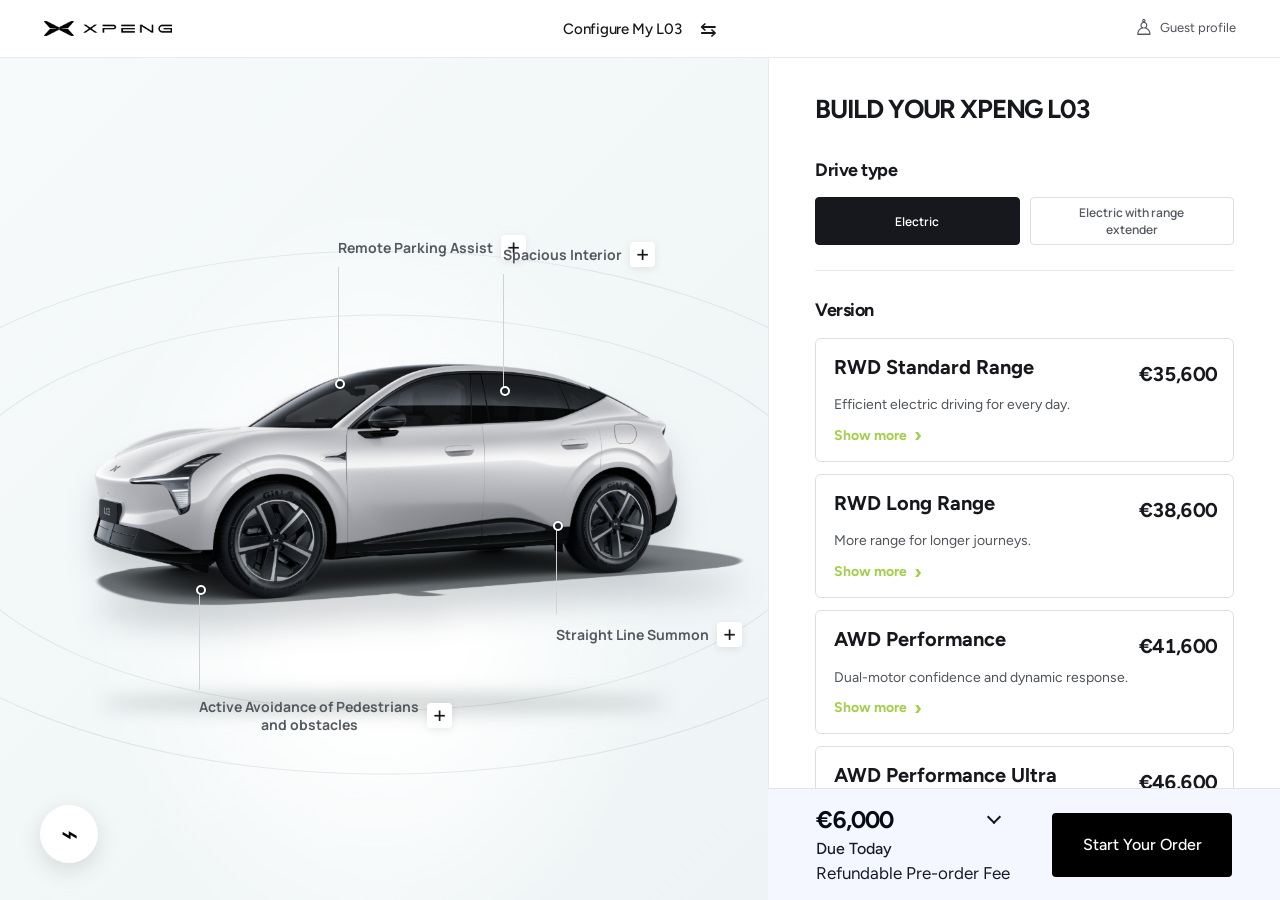
<file: index.html>
<!doctype html>
<html lang="en">
  <head>
    <meta charset="UTF-8" />
    <meta name="viewport" content="width=device-width, initial-scale=1.0" />
    <meta name="description" content="Interactive XPENG electric vehicle configurator" />
    <title>XPENG · Vehicle Configurator</title>
    <link rel="preconnect" href="https://fonts.googleapis.com" />
    <link rel="preconnect" href="https://fonts.gstatic.com" crossorigin />
    <link href="https://fonts.googleapis.com/css2?family=DM+Mono&family=Figtree:wght@400;500;600;700;800&family=Manrope:ital,wght@0,400;0,500;0,600;0,700;0,800;1,800&display=swap" rel="stylesheet" />
    <link rel="stylesheet" href="styles.css" />
    <style>.car-image{position:relative;z-index:2;width:min(1092px,112%);height:auto;object-fit:contain;filter:drop-shadow(0 24px 15px rgba(14,35,43,.18));transition:transform .45s ease}.car-image:hover{transform:scale(1.012)}.vehicle-wrap .ground{z-index:1;bottom:15%}.configurator{grid-template-columns:minmax(0,60%) minmax(480px,40%)}.controls-panel{padding-left:46px;padding-right:46px}.summary{width:40%;min-width:480px;z-index:100;padding-left:46px;padding-right:46px}.summary-spec strong{font-size:26px}@media(max-width:760px){.car-image{width:118%;max-width:none}.configurator{grid-template-columns:1fr}.summary{width:100%;min-width:0;padding:11px 20px}}</style>
    <style>.car-image{width:min(1160px,122%)}.brand{letter-spacing:0}.brand-icon,.brand span:last-child{display:none}.brand-logo{display:block;width:142px;height:18px;object-fit:contain;object-position:left center}.view-switch{position:absolute;z-index:40;top:28px;left:32px;display:flex;padding:4px;border:1px solid rgba(20,25,32,.13);border-radius:9px;background:rgba(255,255,255,.76);backdrop-filter:blur(12px);box-shadow:0 7px 25px rgba(32,51,64,.08)}.view-switch button{border:0;border-radius:6px;padding:8px 14px;background:transparent;color:#5b626b;font:700 11px Manrope;letter-spacing:.06em;cursor:pointer}.view-switch button.active{background:#161a20;color:#fff}.vehicle-wrap{transition:opacity .35s ease}.vehicle-wrap.is-3d{transform:perspective(1300px) rotateY(var(--car-rotate,0deg)) rotateX(var(--car-tilt,0deg));transform-style:preserve-3d;transition:transform .18s ease-out}.hotspot{position:absolute;z-index:7;display:flex;align-items:center;gap:9px;border:0;background:transparent;color:#16171c;font:700 13px Manrope;white-space:nowrap;cursor:pointer}.hotspot:before{content:'';position:absolute;width:1px;height:42px;background:#c6c8cc;left:11px;bottom:-44px}.hotspot b{display:grid;place-items:center;width:24px;height:24px;border-radius:6px;background:rgba(255,255,255,.86);font-size:21px;font-weight:500;box-shadow:0 1px 5px rgba(0,0,0,.08)}.hotspot.tech{left:43%;top:15%}.hotspot.cabin{right:8%;top:20%}.hotspot.exterior{left:17%;bottom:19%;flex-direction:row-reverse}.hotspot.exterior:before{left:auto;right:11px;bottom:auto;top:-44px}.hotspot.charging{right:7%;bottom:23%;flex-direction:row-reverse}.hotspot.charging:before{left:auto;right:11px;bottom:auto;top:-44px}.feature-overlay{position:absolute;z-index:30;inset:0;background:#07090d;color:#fff;overflow:hidden}.feature-media{position:absolute;inset:0;display:grid;place-items:center;background:radial-gradient(circle at 74% 32%,#667589 0,transparent 34%),linear-gradient(120deg,#07090d,#151c25)}.feature-media img{width:96%;opacity:.46;filter:grayscale(.8) contrast(1.25);transform:translateX(11%)}.feature-content{position:absolute;z-index:2;left:42px;top:40px;width:min(490px,66%);padding:31px 34px;background:rgba(21,23,28,.83);border:1px solid rgba(255,255,255,.13);border-radius:20px;backdrop-filter:blur(15px)}.feature-kicker{margin:0 0 10px;font:10px 'DM Mono';letter-spacing:.16em;color:#c6d6e9}.feature-content h2{font-size:32px;line-height:1.05;margin:0 0 18px;color:#fff}.feature-content p{font-size:14px;line-height:1.65;color:#d6dbe3;margin:0 0 18px}.feature-list{margin:0;padding-left:19px;display:grid;gap:9px;font-size:13px;line-height:1.45;color:#fff}.feature-close{position:absolute;z-index:4;right:34px;top:32px;width:50px;height:50px;border:0;border-radius:8px;background:#fff;color:#1b1d22;font-size:37px;line-height:1;cursor:pointer}.feature-nav{position:absolute;z-index:3;bottom:27px;left:50%;transform:translateX(-50%);display:flex;gap:10px}.feature-nav button{border:0;border-radius:6px;background:rgba(255,255,255,.14);color:#fff;padding:12px 16px;font:600 12px Manrope;cursor:pointer}.feature-nav button.active{background:#fff;color:#101218}.feature-film{display:inline-flex;align-items:center;gap:8px;margin-top:21px;padding:9px 12px;border:1px solid rgba(255,255,255,.33);border-radius:5px;color:#fff;font-size:11px;letter-spacing:.08em}.feature-film:before{content:'▶';font-size:9px}.visual-stage.is-2d{background:linear-gradient(130deg,#eef7fa,#fbfcfc)}.visual-stage.is-2d .vehicle-wrap{opacity:0;pointer-events:none}.visual-stage.is-2d .feature-overlay{background:transparent;color:#151a21}.visual-stage.is-2d .feature-media{inset:15% 6% 13% 48%;border-radius:18px;background:linear-gradient(145deg,#d8e9ee,#f9fbfb);overflow:hidden}.visual-stage.is-2d .feature-media img{width:120%;opacity:1;filter:none;transform:translateX(4%)}.visual-stage.is-2d .feature-content{left:44px;top:26%;width:40%;padding:0;background:transparent;border:0;border-radius:0;backdrop-filter:none}.visual-stage.is-2d .feature-kicker{color:#5a6979}.visual-stage.is-2d .feature-content h2,.visual-stage.is-2d .feature-content p,.visual-stage.is-2d .feature-list{color:#171d25}.visual-stage.is-2d .feature-content h2{font-size:38px}.visual-stage.is-2d .feature-list{font-size:13px}.visual-stage.is-2d .feature-film{border-color:#98a5b0;color:#303d49}.visual-stage.is-2d .feature-close{display:none}.visual-stage.is-2d .feature-nav{bottom:32px;left:44px;transform:none}.visual-stage.is-2d .feature-nav button{background:#e4ebed;color:#29323a}.visual-stage.is-2d .feature-nav button.active{background:#171b20;color:#fff}@media(max-width:760px){.brand-logo{width:105px}.view-switch{top:16px;left:16px}.hotspot{font-size:10px}.hotspot b{width:20px;height:20px;font-size:17px}.hotspot.tech{left:35%;top:16%}.hotspot.cabin{right:2%;top:20%}.hotspot.exterior{left:5%;bottom:25%}.hotspot.charging{right:1%;bottom:28%}.feature-content{left:20px;top:20px;width:calc(100% - 40px);padding:24px}.feature-content h2{font-size:25px}.feature-close{right:20px;top:20px;width:42px;height:42px}.feature-nav{bottom:20px;width:calc(100% - 28px);justify-content:center;flex-wrap:wrap}.feature-nav button{padding:9px 11px}.visual-stage.is-2d .feature-media{inset:12% 8% 51%;}.visual-stage.is-2d .feature-content{left:24px;top:51%;width:calc(100% - 48px);padding:0}.visual-stage.is-2d .feature-content h2{font-size:27px}.visual-stage.is-2d .feature-list{display:none}.visual-stage.is-2d .feature-film{margin-top:12px}.visual-stage.is-2d .feature-nav{left:20px;bottom:13px;width:calc(100% - 40px);justify-content:flex-start;overflow:auto;flex-wrap:nowrap}}</style>
    <style>.hotspot{width:32px;height:32px;padding:0;justify-content:center;border-radius:50%;background:rgba(20,25,31,.9);color:#fff;box-shadow:0 4px 15px rgba(0,0,0,.24);transition:transform .2s ease,background .2s ease}.hotspot:before{display:none}.hotspot b{width:auto;height:auto;background:transparent;color:#fff;font-size:24px;line-height:1;box-shadow:none;font-weight:400}.hotspot span{position:absolute;left:50%;bottom:42px;transform:translateX(-50%) translateY(4px);padding:7px 9px;border-radius:5px;background:rgba(20,25,31,.92);color:#fff;font:700 10px Manrope;opacity:0;pointer-events:none;transition:opacity .2s ease,transform .2s ease}.hotspot:hover,.hotspot:focus-visible{transform:scale(1.13);background:#000}.hotspot:hover span,.hotspot:focus-visible span{opacity:1;transform:translateX(-50%) translateY(0)}.hotspot.tech{left:51%;top:45%}.hotspot.cabin{right:auto;left:65%;top:43%}.hotspot.exterior{left:35%;bottom:auto;top:66%;flex-direction:row}.hotspot.charging{right:auto;left:78%;bottom:auto;top:58%;flex-direction:row}.hotspot.exterior span,.hotspot.charging span{left:50%;bottom:42px;transform:translateX(-50%) translateY(4px)}.hotspot.exterior:hover span,.hotspot.exterior:focus-visible span,.hotspot.charging:hover span,.hotspot.charging:focus-visible span{transform:translateX(-50%) translateY(0)}.interior-sample{display:block;width:28px;height:28px;border:1px solid rgba(0,0,0,.18);border-radius:50%}@media(max-width:760px){.hotspot{width:26px;height:26px}.hotspot b{font-size:20px}.hotspot span{display:none}.hotspot.tech{left:51%;top:44%}.hotspot.cabin{left:65%;top:42%}.hotspot.exterior{left:35%;top:65%}.hotspot.charging{left:78%;top:57%}}</style>
    <style>
      .visual-stage{position:fixed!important;left:0;top:56px;width:60%;height:calc(100vh - 56px);z-index:1}
      .controls-panel{grid-column:2;height:calc(100vh - 56px);max-height:none}
      .hotspot{z-index:12;width:auto;height:auto;padding:0;gap:8px;border-radius:0;background:transparent!important;color:#61666d;box-shadow:none;transform:none!important}
      .hotspot b{display:grid;place-items:center;width:25px;height:25px;border-radius:6px;background:#f4f4f5;color:#1f2329;font-size:23px;font-weight:500;line-height:1;box-shadow:none}
      .hotspot span{position:static;display:block;padding:0;transform:none!important;border-radius:0;background:transparent;color:#62676e;font:700 14px Manrope;opacity:1;pointer-events:auto;white-space:nowrap}
      .hotspot:before{display:block;left:0;bottom:-112px;width:1px;height:104px;background:#cfd1d3}
      .hotspot.tech{left:43%;top:14%}.hotspot.cabin{left:68%;top:15%}
      .hotspot.exterior,.hotspot.charging{flex-direction:row;bottom:auto}
      .hotspot.exterior{left:35%;top:75%}.hotspot.charging{left:76%;top:75%}
      .hotspot.exterior:before,.hotspot.charging:before{left:0;top:-92px;bottom:auto;height:84px}
      .hotspot:hover span,.hotspot:focus-visible span{opacity:1;transform:none}.hotspot:hover b,.hotspot:focus-visible b{background:#e7e8e9}
      @media(max-width:1100px){.visual-stage{width:60%}.hotspot span{font-size:12px}.hotspot.tech{left:38%}.hotspot.cabin{left:66%}.hotspot.exterior{left:33%}.hotspot.charging{left:73%}}
      @media(max-width:760px){.visual-stage{position:relative!important;left:auto;top:0;width:100%;height:53vh}.controls-panel{height:auto}.hotspot{display:none}}
    </style>
    <style>
      .trim-card{cursor:pointer}.trim-card .trim-name i{display:none}.learn-more{display:inline-flex;align-items:center;justify-content:center;align-self:start;margin-top:12px;padding:7px 11px;border:1px solid #cfd2d5;border-radius:5px;background:#fff;color:#20242a;font:700 11px Manrope;cursor:pointer}.learn-more:hover{border-color:#20242a;background:#f4f5f5}
      .trim-modal[hidden]{display:none}.trim-modal{position:fixed;z-index:300;inset:0;display:grid;place-items:center;padding:40px;background:rgba(10,14,18,.42);backdrop-filter:blur(8px)}.trim-modal-card{display:grid;grid-template-columns:minmax(0,58%) minmax(360px,42%);width:min(1280px,88vw);height:min(710px,76vh);overflow:hidden;border-radius:20px;background:#fff;box-shadow:0 24px 70px rgba(0,0,0,.3)}.trim-modal-media{position:relative;display:grid;place-items:center;overflow:hidden;background:radial-gradient(circle at 60% 34%,#d1e2e8 0,transparent 37%),linear-gradient(135deg,#141a22,#607080)}.trim-modal-media img{width:123%;max-width:none;filter:drop-shadow(0 25px 20px rgba(0,0,0,.33));transform:translateX(9%)}.trim-modal-copy{position:relative;display:flex;flex-direction:column;padding:55px 34px 35px;color:#23272d}.trim-modal-close{position:absolute;right:22px;top:22px;width:42px;height:42px;border:0;border-radius:7px;background:#f3f4f4;color:#343940;font-size:31px;line-height:1;cursor:pointer}.modal-kicker{margin:0 0 11px;color:#79828b;font:700 10px 'DM Mono';letter-spacing:.14em}.trim-modal-copy h2{margin:0 0 22px;font-size:33px;line-height:1.1}.trim-modal-copy>p:not(.modal-kicker){max-width:390px;margin:0 0 24px;color:#626971;font-size:14px;line-height:1.55}.trim-modal-specs{display:grid;gap:9px}.trim-modal-specs span{padding:13px 14px;border:1px solid #d3d6d9;border-radius:5px;color:#444b53;font-size:13px;line-height:1.3}.trim-modal-specs span:first-child{border:2px solid #22272d;color:#22272d;font-weight:700}@media(max-width:760px){.trim-modal{padding:18px}.trim-modal-card{grid-template-columns:1fr;width:100%;height:min(760px,88vh);overflow:auto}.trim-modal-media{min-height:260px}.trim-modal-copy{padding:30px 24px}.trim-modal-copy h2{font-size:28px}}
    </style>
    <style>
      .optional-heading{display:flex;align-items:center;justify-content:space-between;padding-bottom:16px;border-bottom:1px solid #e1e3e5}.optional-heading h2{margin:0}.optional-heading span{font-size:32px;font-weight:800;line-height:.4}.optional-cards{display:grid;gap:16px;margin-top:22px}.optional-card{position:relative;display:grid;grid-template-columns:36% 1fr auto;align-items:center;min-height:148px;padding:18px 24px;border:1px solid #babdc1;border-radius:14px;background:#fff;cursor:pointer;transition:border-color .2s,box-shadow .2s}.optional-card:has(input:checked){border:3px solid #121622;box-shadow:0 5px 16px rgba(13,17,28,.08)}.optional-card input{position:absolute;opacity:0}.optional-visual{display:grid;place-items:center;height:110px;overflow:hidden}.optional-visual img{width:128%;max-width:none;filter:drop-shadow(0 11px 8px rgba(0,0,0,.18));transform:translateX(7%)}.black-edition .optional-visual img{filter:brightness(.34) contrast(1.3) saturate(.5) drop-shadow(0 11px 8px rgba(0,0,0,.25))}.trailer-coupling .optional-visual{background:linear-gradient(145deg,#e8ecef,#a8afb6);border-radius:4px}.trailer-coupling .optional-visual img{width:190%;transform:translate(18%,10%)}.trailer-coupling .optional-visual:after{content:'';position:absolute;width:52px;height:20px;border:5px solid #59616a;border-top:0;border-radius:0 0 28px 28px;transform:translate(21px,31px)}.optional-copy{display:grid;gap:8px;color:#111422}.optional-copy strong{font-size:23px;line-height:1.1}.optional-copy b{font-size:20px}.optional-radio{width:32px;height:32px;border:1px solid #858990;border-radius:50%;margin-left:16px}.optional-card:has(input:checked) .optional-radio{border:9px solid #111522}@media(max-width:760px){.optional-card{grid-template-columns:35% 1fr auto;min-height:112px;padding:13px}.optional-visual{height:84px}.optional-copy strong{font-size:16px}.optional-copy b{font-size:16px}.optional-radio{width:24px;height:24px;margin-left:8px}}
    </style>
    <style>.optional-visual{position:relative}</style>
    <style>
      .color-section .section-head{align-items:baseline}.color-section .section-head output{display:block;margin-left:auto;color:var(--ui-muted);font:600 12px Manrope}.color-section .swatches{display:flex;flex-wrap:wrap;gap:22px 18px;margin-top:20px}.color-section .swatch{display:flex;flex:0 0 82px;width:82px;height:auto;min-width:0;padding:0;border:0;border-radius:0;background:transparent;flex-direction:column;align-items:center;gap:8px;color:#81838c;font:500 12px Manrope;text-align:center;cursor:pointer}.color-section .swatch-icon{display:block;width:54px;height:54px;border-radius:50%;background:linear-gradient(154deg,#fbfbfb 0 42%,#e0e1e3 43% 100%);box-shadow:inset -9px -10px 14px rgba(0,0,0,.09),inset 8px 8px 12px rgba(255,255,255,.9);transition:transform .2s,box-shadow .2s}.color-section .swatch:hover .swatch-icon{transform:scale(1.06)}.color-section .swatch[data-color="purple"] .swatch-icon{background:linear-gradient(157deg,#b8a9dd 0 43%,#694a92 44% 100%)}.color-section .swatch[data-color="silver"] .swatch-icon{background:linear-gradient(157deg,#eef1f4 0 42%,#9fa7b3 43% 100%)}.color-section .swatch[data-color="rock"] .swatch-icon{background:linear-gradient(157deg,#d0ced1 0 42%,#68656d 43% 100%)}.color-section .swatch[data-color="night"] .swatch-icon{background:linear-gradient(157deg,#5c626a 0 41%,#111419 42% 100%)}.color-section .swatch-name{min-height:27px;display:flex;align-items:center;justify-content:center;line-height:1.2}.color-section .swatch-price{font-size:11px;color:#81838c}.color-section .swatch.selected{color:#111522;font-weight:700}.color-section .swatch.selected .swatch-icon{transform:none;box-shadow:0 0 0 2px #fff,0 0 0 4px var(--ui-ink),inset -9px -10px 14px rgba(0,0,0,.09),inset 8px 8px 12px rgba(255,255,255,.9)}.color-section .swatch.selected .swatch-price{color:#111522}@media(max-width:760px){.color-section .swatches{gap:20px 10px}.color-section .swatch{flex-basis:70px;width:70px}.color-section .swatch-icon{width:50px;height:50px}.color-section .swatch-name{font-size:10px}.color-section .swatch-price{font-size:10px}}
    </style>
    <style>
      .upgrades{padding-top:4px}.optional-heading{display:block;padding:0;border:0}.optional-heading h2{margin:0}.optional-heading span{display:none}.optional-cards{display:flex;gap:10px;margin-top:12px}.optional-card{flex:1;display:grid;grid-template-columns:46px minmax(0,1fr) 18px;min-height:82px;padding:10px;border:1px solid #d9dcde;border-radius:8px;box-shadow:none}.optional-card:has(input:checked){border:2px solid #252a31;box-shadow:none}.optional-visual{height:48px;background:#f4f6f7!important;border-radius:5px}.optional-visual img,.black-edition .optional-visual img,.trailer-coupling .optional-visual img{width:120%;filter:drop-shadow(0 5px 4px rgba(0,0,0,.12));transform:translateX(7%)}.trailer-coupling .optional-visual:after{display:none}.optional-copy{gap:4px;align-content:center}.optional-copy strong{font-size:13px;line-height:1.18}.optional-copy b{font-size:12px}.optional-radio{width:17px;height:17px;margin-left:4px}.optional-card:has(input:checked) .optional-radio{border-width:5px}@media(max-width:760px){.optional-cards{flex-direction:column}.optional-card{min-height:72px}}
    </style>
    <style>
      :root{--ui-ink:#151922;--ui-muted:#737985;--ui-line:#dde1e4;--ui-soft:#f5f6f7;--ui-radius:9px}
      .controls-panel{background:#fbfbfb}.panel-inner{max-width:470px}.config-section{margin:0;padding:26px 0;border-top:1px solid var(--ui-line)}.config-section:first-of-type{padding-top:20px;border-top:0}.config-section h2,.section-head h2{color:var(--ui-ink);font-size:20px;letter-spacing:-.025em}.section-head output{color:var(--ui-muted);font-size:12px}
      .power-tabs{gap:8px}.power-tab{min-height:42px;border:1px solid var(--ui-line);border-radius:var(--ui-radius);background:#fff;color:var(--ui-muted);font-weight:700}.power-tab.active{border-color:var(--ui-ink);background:var(--ui-ink);color:#fff}
      .quick-stats{margin:16px 0;border:1px solid var(--ui-line);border-radius:var(--ui-radius);background:#fff;padding:13px 15px}.quick-stats strong{color:var(--ui-ink);font-size:21px}.quick-stats small{color:var(--ui-muted);font-size:9px}
      .trim-stack{gap:10px}.trim-card{position:relative;min-height:0;padding:17px;border:1px solid var(--ui-line);border-radius:var(--ui-radius);background:#fff;box-shadow:none}.trim-card.selected{border:2px solid var(--ui-ink);background:#fff}.trim-card .trim-name{color:var(--ui-ink);font-size:15px}.trim-card>strong{color:var(--ui-ink);font-size:18px}.trim-card small{color:var(--ui-muted);line-height:1.45}.trim-card em{color:var(--ui-muted);font-size:10px}.learn-more{margin-top:10px;border-color:var(--ui-line);border-radius:6px;background:var(--ui-soft);color:var(--ui-ink)}
      .color-section .swatches{padding:2px 0}.choice-row{gap:10px}.choice-card{min-height:78px;border:1px solid var(--ui-line);border-radius:var(--ui-radius);background:#fff;color:var(--ui-ink)}.choice-card.selected{border:2px solid var(--ui-ink);background:#fff}.choice-card small{color:var(--ui-muted)}
      .optional-heading,.upgrades .optional-heading{padding:0;border:0}.optional-card{border-color:var(--ui-line);border-radius:var(--ui-radius);background:#fff}.optional-card:has(input:checked){border-color:var(--ui-ink)}.payment-toggle{border:1px solid var(--ui-line);border-radius:var(--ui-radius);background:#fff;padding:3px}.payment-toggle button{border-radius:6px;color:var(--ui-muted)}.payment-toggle button.selected{background:var(--ui-ink);color:#fff}.summary{border-top:1px solid var(--ui-line);background:rgba(251,251,251,.97)}.order-button{border-radius:var(--ui-radius);background:var(--ui-ink)}
      .trim-modal-card{border-radius:var(--ui-radius)}.trim-modal-specs{min-height:0;overflow:auto;max-height:calc(min(710px,76vh) - 270px);padding-right:4px}.trim-modal-specs span{border-color:var(--ui-line);border-radius:6px}.trim-modal-specs span:first-child{border-color:var(--ui-ink)}.modal-textbox{white-space:pre-line;padding:14px 15px;border:1px solid var(--ui-line);border-radius:6px;background:#fafbfb;color:#424a53;font-size:12px;line-height:1.55}@media(max-width:760px){.trim-modal-specs{max-height:360px}}
    </style>
    <style>
      :root{--aurora-navy:#10253d;--aurora-blue:#376bdf;--aurora-sky:#e9f2ff;--aurora-paper:#f8fafc;--aurora-line:#dce4ed;--aurora-radius:14px}
      body{background:var(--aurora-paper);color:var(--aurora-navy)}.topbar{height:64px;padding:0 44px;background:rgba(250,252,255,.88);border-bottom-color:rgba(16,37,61,.08);backdrop-filter:blur(16px)}.brand-logo{width:132px;height:auto}.account{color:#53677b}.configurator{padding-top:64px}.visual-stage{top:64px!important;height:calc(100vh - 64px)!important;background:radial-gradient(ellipse at 50% 58%,#fff 0 12%,transparent 47%),radial-gradient(circle at 78% 18%,rgba(131,185,255,.30),transparent 31%),linear-gradient(138deg,#eaf4ff,#f9fcff 62%,#e2ebf5)}.stage-orbit{border-color:rgba(48,100,159,.14)}.vehicle-wrap .ground{background:rgba(20,48,76,.25)}.controls-panel{height:calc(100vh - 64px)!important;background:#fff;border-left:1px solid var(--aurora-line);padding:44px 48px 180px}.panel-inner{max-width:500px}h1{margin:3px 0 36px;color:var(--aurora-navy);font-size:30px;font-style:normal;letter-spacing:-.055em}.config-section{padding:25px 0;margin:0;border-top:1px solid var(--aurora-line)}.config-section:first-of-type{padding-top:0}.config-section h2,.section-head h2{margin-bottom:13px;color:var(--aurora-navy);font-size:18px}.power-tabs{gap:10px}.power-tab{min-height:46px;border:1px solid var(--aurora-line);border-radius:999px;background:#fff;color:#52677b;font-size:12px}.power-tab.active{border-color:var(--aurora-blue);background:var(--aurora-blue);box-shadow:0 8px 18px rgba(55,107,223,.18);color:#fff}.quick-stats{margin:14px 0;border:0;border-radius:var(--aurora-radius);background:var(--aurora-sky);padding:15px 16px}.quick-stats strong{color:var(--aurora-navy);font-size:20px}.quick-stats small{color:#64809c}.trim-stack{gap:9px}.trim-card{min-height:0;padding:16px 17px;border-color:var(--aurora-line);border-radius:var(--aurora-radius);box-shadow:none}.trim-card:hover,.trim-card.selected{border-color:var(--aurora-blue);box-shadow:0 8px 20px rgba(21,64,112,.08)}.trim-card.selected{background:linear-gradient(108deg,#f2f7ff,#fff)}.trim-card.selected:before{content:'';position:absolute;left:-1px;top:18px;bottom:18px;width:3px;border-radius:0 3px 3px 0;background:var(--aurora-blue)}.trim-card .trim-name,.trim-card>strong{color:var(--aurora-navy)}.trim-card small{border-top:0;margin-top:10px;padding-top:0;color:#6f8296}.learn-more{border-color:transparent;background:#edf3ff;color:#2456ba}.learn-more:hover{border-color:#c7d8f8;background:#e4eeff}.color-section .section-head{align-items:flex-start}.color-section .section-head>div{display:grid;gap:3px}.color-section .section-head h2{margin:0}.color-section .section-head #colorLabel{margin:0;font-size:12px;font-weight:700;color:var(--aurora-navy)}.color-section .section-head #colorPrice{margin:4px 0 0 auto;color:#53708e;font:700 12px Manrope}.color-section .swatches{display:flex;flex-wrap:nowrap;justify-content:space-between;gap:10px;margin-top:22px;padding:3px 4px}.color-section .swatch{flex:0 1 58px;width:58px;gap:0}.color-section .swatch-icon{width:48px;height:48px}.color-section .swatch-name,.color-section .swatch-price{display:none}.color-section .swatch.selected .swatch-icon{box-shadow:0 0 0 3px #fff,0 0 0 5px var(--aurora-blue),inset -9px -10px 14px rgba(0,0,0,.09),inset 8px 8px 12px rgba(255,255,255,.9)}.choice-row{gap:9px}.choice-card{min-height:70px;border-color:var(--aurora-line);border-radius:var(--aurora-radius);background:#fff}.choice-card.selected{border-color:var(--aurora-blue);box-shadow:inset 0 0 0 1px var(--aurora-blue)}.optional-card{border-color:var(--aurora-line);border-radius:var(--aurora-radius)}.optional-card:has(input:checked){border-color:var(--aurora-blue)}.summary{height:112px;width:40%;min-width:480px;padding:16px 48px;border-top:1px solid rgba(255,255,255,.14);background:var(--aurora-navy);color:#fff}.summary-spec span,.summary-spec p,.finance-copy{color:#c6d4e1}.summary-spec strong{color:#fff}.order-button{border-radius:999px;background:#fff;color:var(--aurora-navy)}.payment-toggle{background:rgba(255,255,255,.08);border-color:rgba(255,255,255,.22)}.payment-toggle button{color:#dce8f4}.payment-toggle button.selected{background:#fff;color:var(--aurora-navy)}.hotspot b{background:#fff;color:var(--aurora-blue);box-shadow:0 5px 14px rgba(15,44,78,.14)}.hotspot span{color:#33526e}.hotspot:before{background:#9db6ce}.trim-modal-card{border-radius:20px}.trim-modal-specs span:first-child{border-color:var(--aurora-blue);color:var(--aurora-navy)}@media(max-width:760px){.topbar{height:58px;padding:0 20px}.configurator{padding-top:58px}.visual-stage{top:0!important;height:52vh!important}.controls-panel{height:auto!important;padding:32px 21px 140px}.summary{width:100%;min-width:0;padding:12px 20px;height:94px}.color-section .swatches{justify-content:flex-start;gap:12px}.color-section .swatch{flex-basis:52px;width:52px}.color-section .swatch-icon{width:44px;height:44px}}
    </style>
    <style>.color-section .swatch.selected{outline:0!important;border-color:transparent!important;box-shadow:none!important}</style>
    <style>body{margin:0;font-family:Figtree,-apple-system,BlinkMacSystemFont,"Segoe UI",Roboto,"Helvetica Neue",Arial,"Noto Sans",sans-serif,"Apple Color Emoji","Segoe UI Emoji","Segoe UI Symbol","Noto Color Emoji";font-size:.14rem;font-feature-settings:"tnum","tnum";font-variant:tabular-nums;line-height:1.5715;color:#3b3c48;background-color:#fff}</style>
    <style>.power-tab.active,.payment-toggle button.selected{border-color:#000;background:#000;color:#fff;box-shadow:none}.learn-more{padding:0!important;border:0!important;background:transparent!important;color:#A4CE4C!important;font:700 12px Figtree,Arial,sans-serif!important}.learn-more:hover{color:#86ac32!important;text-decoration:underline}.summary{background:#F4F7FF!important;border-top-color:#dce4ed!important;color:#10253d}.summary-spec span,.summary-spec p,.finance-copy{color:#617389}.summary-spec strong{color:#10253d}.order-button{background:#10253d;color:#fff}</style>
    <style>
      :root{--xp-ink:#17181d;--xp-muted:#8b8e96;--xp-line:#e9eaec;--xp-soft:#f7f8f9;--xp-green:#a4ce4c}
      body{background:#fff;color:var(--xp-ink)}.topbar{height:58px;background:#fff;border-bottom:1px solid var(--xp-line);backdrop-filter:none}.brand-logo{width:128px}.account{color:#50515a}.configurator{padding-top:58px}.visual-stage{top:58px!important;height:calc(100vh - 58px)!important;background:radial-gradient(ellipse at 49% 63%,#fff 0 17%,transparent 52%),linear-gradient(135deg,#f6fafb,#eef4f5)}.stage-orbit{border-color:rgba(42,67,72,.10)}.vehicle-wrap .ground{background:rgba(29,45,48,.22)}.controls-panel{height:calc(100vh - 58px)!important;padding:38px 46px 175px;background:#fff;border-left:1px solid var(--xp-line)}.panel-inner{max-width:510px}h1{margin:0 0 34px;font-size:26px;font-weight:700;letter-spacing:-.045em;color:var(--xp-ink)}.config-section{padding:25px 0;border-top:1px solid var(--xp-line)}.config-section h2,.section-head h2{font-size:18px;font-weight:700;color:var(--xp-ink)}.power-tabs{gap:10px}.power-tab{height:48px;border:1px solid #dedfe2;border-radius:4px;background:#fff;color:#575a62;font-weight:600}.power-tab.active{border-color:#17181d;background:#17181d;color:#fff}.quick-stats{margin:14px 0 18px;padding:0;border:0;border-radius:0;background:transparent}.quick-stats>div{padding:0 14px;border-left:1px solid var(--xp-line)}.quick-stats>div:first-child{padding-left:0;border-left:0}.quick-stats strong{font-size:19px;color:var(--xp-ink)}.quick-stats small{margin-top:4px;color:var(--xp-muted)}.trim-stack{gap:12px}.trim-card{padding:17px 18px;border:1px solid #dcdee1;border-radius:6px;background:#fff}.trim-card:hover,.trim-card.selected{border-color:#1b1c21;box-shadow:none}.trim-card.selected{background:#fff}.trim-card.selected:before{display:none}.trim-card .trim-name,.trim-card>strong{color:var(--xp-ink)}.trim-card small{color:#7d8088}.trim-card em{color:#5f6269}.learn-more{margin-top:12px!important}.color-section .section-head #colorLabel{color:var(--xp-ink)}.color-section .section-head #colorPrice{color:#777b83}.color-section .swatch.selected .swatch-icon{box-shadow:0 0 0 3px #fff,0 0 0 5px #17181d,inset -9px -10px 14px rgba(0,0,0,.09),inset 8px 8px 12px rgba(255,255,255,.9)}.choice-card{border-color:#dfe1e4;border-radius:6px}.choice-card.selected{border-color:#17181d;box-shadow:none}.upgrades{padding-top:25px}.optional-cards{display:grid;grid-template-columns:1fr;gap:12px;margin-top:14px}.optional-card{display:grid;grid-template-columns:108px minmax(0,1fr) 20px;min-height:106px;padding:10px 14px;border:1px solid #dde0e3;border-radius:6px;background:#fff}.optional-card:has(input:checked){border:2px solid #17181d}.optional-visual{height:84px;border-radius:3px;background:#f3f5f6!important}.optional-visual img,.black-edition .optional-visual img,.trailer-coupling .optional-visual img{width:136%;filter:drop-shadow(0 6px 5px rgba(0,0,0,.13));transform:translateX(5%)}.optional-copy{gap:6px}.optional-copy strong{font-size:15px;color:var(--xp-ink)}.optional-copy b{font-size:13px;color:#656971}.optional-radio{width:18px;height:18px;border-color:#9fa3aa}.optional-card:has(input:checked) .optional-radio{border:5px solid var(--xp-green)}.summary{height:100px;background:#f4f7ff!important;border-top-color:#e1e5ea!important}.order-button{height:46px;border-radius:4px;background:#17181d;color:#fff}.hotspot b{border-radius:4px;background:#fff;color:#17181d;box-shadow:0 2px 8px rgba(0,0,0,.08)}.hotspot span{color:#555a60}.hotspot:before{background:#cfd3d4}@media(max-width:760px){.topbar{height:54px}.configurator{padding-top:54px}.visual-stage{height:51vh!important}.controls-panel{height:auto!important;padding:28px 20px 132px}.optional-card{grid-template-columns:86px minmax(0,1fr) 18px;min-height:92px}.optional-visual{height:70px}.summary{height:92px}}
    </style>
    <style>
      .interior-section .section-head{align-items:flex-start}.interior-section .section-head>div{display:grid;gap:3px}.interior-section .section-head h2{margin:0}.interior-section #interiorLabel{margin:0;color:var(--xp-ink);font-size:12px;font-weight:700}.interior-section #interiorPrice{margin:4px 0 0 auto;color:#777b83;font:700 12px Figtree}.interior-swatches{display:flex;gap:10px;margin-top:22px;padding:3px 4px}.interior-swatch{display:grid;justify-items:center;gap:0;width:58px;padding:0;border:0;background:transparent;color:transparent;cursor:pointer}.interior-sample{display:block;width:48px;height:48px;border-radius:50%;background:radial-gradient(circle at 33% 28%,#696b71 0,transparent 21%),linear-gradient(145deg,#777980,#383a41 46%,#16171c);box-shadow:inset -9px -10px 14px rgba(0,0,0,.22),inset 8px 8px 12px rgba(255,255,255,.18)}.interior-swatch small{display:none}.interior-swatch.selected{outline:0!important}.interior-swatch.selected .interior-sample{box-shadow:0 0 0 3px #fff,0 0 0 5px #17181d,inset -9px -10px 14px rgba(0,0,0,.22),inset 8px 8px 12px rgba(255,255,255,.18)}
      .optional-cards{display:grid!important;grid-template-columns:1fr!important;gap:18px!important;margin-top:18px!important}.optional-card{position:relative!important;display:block!important;min-height:232px!important;padding:0!important;overflow:hidden;border:0!important;border-radius:7px!important;background:#101216!important;color:#fff!important}.optional-card:has(input:checked){border:0!important;box-shadow:0 0 0 2px #17181d!important}.optional-card input{position:absolute;opacity:0}.optional-image{position:absolute;inset:0;width:100%;height:100%;object-fit:cover;object-position:center}.optional-shade{position:absolute;inset:0;background:linear-gradient(0deg,rgba(4,6,9,.88) 0%,rgba(4,6,9,.22) 46%,transparent 76%)}.optional-copy{position:absolute;z-index:2;left:22px;bottom:20px;display:grid!important;gap:9px;color:#fff!important}.optional-copy strong{font-size:20px!important;color:#fff!important;line-height:1.12}.optional-copy strong i{font-style:normal;font-size:29px;font-weight:400;vertical-align:-2px}.optional-copy b{font-size:16px!important;color:#fff!important}.optional-copy del{margin-right:8px;color:#aeb0b4;font-weight:500}.optional-copy em{padding:4px 7px;border-radius:3px;background:#fff;color:#f49a36;font-style:normal;font-size:13px}.optional-radio{position:absolute;z-index:3;right:22px;bottom:24px;width:30px!important;height:30px!important;margin:0!important;border:2px solid rgba(255,255,255,.76)!important;background:transparent}.black-edition .optional-radio,.optional-card:has(input:checked) .optional-radio{border:0!important;background:#fff}.black-edition .optional-radio:after,.optional-card:has(input:checked) .optional-radio:after{content:'✓';display:grid;place-items:center;color:#17181d;font-size:24px;line-height:1}@media(max-width:760px){.optional-card{min-height:190px!important}.optional-copy{left:16px;bottom:16px}.optional-copy strong{font-size:17px!important}.optional-radio{right:16px;bottom:18px}.interior-sample{width:44px;height:44px}}
    </style>
    <style>
      /* Selected exterior color and its price share a centered information row. */
      .color-section .section-head{display:block}.color-section .section-head>div.selection-meta{display:flex;align-items:center;justify-content:space-between;gap:18px;margin-top:8px}.color-section .section-head h2{margin:0}.color-section .section-head #colorLabel,.color-section .section-head #colorPrice{margin:0;color:var(--xp-ink);font:400 15px/1.25 Figtree}.color-section .section-head #colorPrice{text-align:right;font-weight:400}.color-section .swatches{margin-top:24px}
    </style>
    <style>
      /* Wheels follows the same circular swatch language as Color and Interior. */
      .wheels-line .section-head{align-items:flex-start}.wheels-line .section-head h2{margin:0}.wheels-line .section-head output{margin-top:4px;color:#777b83;font:700 12px Figtree}.wheels-line .choice-row{display:flex;gap:22px;margin-top:22px}.wheels-line .choice-card{display:grid;justify-items:center;gap:12px;min-width:108px;min-height:0;padding:0;border:0!important;border-radius:0;background:transparent!important;color:var(--xp-ink);font:500 13px Figtree;box-shadow:none!important}.wheels-line .choice-card>span:last-child{display:grid;gap:3px;justify-items:center}.wheels-line .choice-card small{display:none}.wheels-line .wheel-sample{width:58px;height:58px;border:7px solid #17181d;box-shadow:inset 0 0 0 3px #6a6e75;transition:transform .2s,box-shadow .2s}.wheels-line .choice-card.selected .wheel-sample{transform:none;box-shadow:0 0 0 3px #fff,0 0 0 5px #17181d,inset 0 0 0 3px #6a6e75}.wheels-line .wheel-sample.star{border-width:7px}@media(max-width:760px){.wheels-line .choice-row{gap:18px}.wheels-line .wheel-sample{width:52px;height:52px}.wheels-line .choice-card{min-width:92px;font-size:12px}}
    </style>
    <style>
      .interior-section .section-head,.wheels-line .section-head{display:block}.interior-section .section-head>div.selection-meta,.wheels-line .section-head>div.selection-meta{display:flex;align-items:center;justify-content:space-between;gap:18px;margin-top:8px}.interior-section .section-head h2,.wheels-line .section-head h2{margin:0}.interior-section #interiorLabel,.interior-section #interiorPrice,.wheels-line #wheelLabel,.wheels-line #wheelPrice{margin:0;color:var(--xp-ink);font:400 15px/1.25 Figtree}.interior-section #interiorPrice,.wheels-line #wheelPrice{text-align:right}.interior-section .interior-swatches,.wheels-line .choice-row{margin-top:24px}.interior-swatch.light-grey .interior-sample{background:radial-gradient(circle at 32% 27%,#fff 0,transparent 24%),linear-gradient(145deg,#fafafa,#dedee0 55%,#b8b8bc);box-shadow:inset -9px -10px 14px rgba(0,0,0,.08),inset 8px 8px 12px rgba(255,255,255,.82)}.interior-swatch.light-grey.selected .interior-sample{box-shadow:0 0 0 3px #fff,0 0 0 5px #17181d,inset -9px -10px 14px rgba(0,0,0,.08),inset 8px 8px 12px rgba(255,255,255,.82)}
    </style>
    <style>
      /* Connector end-points now land directly on the vehicle body. */
      .hotspot:after{content:'';position:absolute;z-index:1;width:6px;height:6px;border:2px solid #fff;border-radius:50%;background:#1f2329;box-shadow:0 0 0 1px rgba(31,35,41,.14)}.hotspot.tech{left:43%;top:16%}.hotspot.cabin{left:68%;top:17%}.hotspot.tech:before,.hotspot.cabin:before{bottom:-125px;height:118px}.hotspot.tech:after,.hotspot.cabin:after{left:-3px;bottom:-129px}.hotspot.exterior{left:22%;top:83%}.hotspot.charging{left:76%;top:72%}.hotspot.exterior:before{top:-109px;height:101px}.hotspot.exterior:after{left:-3px;top:-113px}.hotspot.charging:before{top:-97px;height:89px}.hotspot.charging:after{left:-3px;top:-101px}@media(max-width:760px){.hotspot:after{display:none}}
    </style>
    <style>
      .vehicle-wrap.is-3d.is-interior{inset:0;display:block;transform:none!important;transition:opacity .25s ease}.vehicle-wrap.is-interior .car-image{position:absolute;inset:0;width:100%;height:100%;max-width:none;object-fit:cover;filter:none;transform:none!important}.vehicle-wrap.is-interior .ground,.vehicle-wrap.is-interior .hotspot{display:none}
    </style>
    <style>
      .trim-modal-copy{overflow-y:auto;scrollbar-width:thin;scrollbar-color:#aeb2b7 transparent}.trim-modal-specs{max-height:none;overflow:visible;padding-right:10px}.modal-textbox{padding:0;border:0;border-radius:0;background:transparent;font-size:14px;line-height:1.65}
    </style>
    <style>
      .compare-card{display:flex;align-items:center;justify-content:space-between;width:100%;min-height:74px;padding:15px 18px;border:1px solid #d9dcdf;border-radius:6px;background:#f8faf9;color:var(--xp-ink);font-family:Figtree;cursor:pointer;text-align:left}.compare-card span{display:grid;gap:4px}.compare-card b{font-size:15px}.compare-card small{font-size:12px;color:#767b82}.compare-card i{font-style:normal;font-size:23px}.compare-card:hover{border-color:#17181d;background:#fff}.compare-modal[hidden]{display:none}.compare-modal{position:fixed;z-index:340;inset:0;display:grid;place-items:center;padding:34px;background:rgba(13,16,20,.45);backdrop-filter:blur(8px)}.compare-modal-card{width:min(1280px,92vw);max-height:88vh;overflow:hidden;border-radius:14px;background:#fff;box-shadow:0 24px 80px rgba(0,0,0,.28)}.compare-header{display:flex;align-items:flex-start;justify-content:space-between;padding:30px 34px 22px;border-bottom:1px solid #e6e8eb}.compare-header p{margin:0 0 6px;color:#7c8188;font:600 11px Figtree;letter-spacing:.08em}.compare-header h2{margin:0;font-size:32px;letter-spacing:-.05em}.compare-header button{width:38px;height:38px;border:0;border-radius:6px;background:#f3f4f5;color:#20242a;font-size:29px;line-height:1;cursor:pointer}.compare-scroll{max-height:calc(88vh - 123px);overflow:auto}.compare-grid{display:grid;grid-template-columns:155px repeat(4,minmax(170px,1fr));min-width:860px}.compare-corner,.compare-version{min-height:142px;padding:23px 18px;border-bottom:1px solid #e6e8eb}.compare-corner{display:flex;align-items:flex-start;color:#8a8e94;font:700 10px Figtree;letter-spacing:.1em}.compare-version{display:grid;align-content:start;gap:7px;border-left:1px solid #f0f1f2}.compare-version b{font-size:17px;line-height:1.12}.compare-version span{font-size:12px;color:#5c6168}.compare-version em{margin-top:6px;color:#8a8e94;font-size:11px;font-style:italic}.compare-version.current{background:#f4f7ff;box-shadow:inset 0 3px 0 #17181d}.compare-version.current:after{content:'CURRENT BUILD';align-self:start;margin-top:4px;color:#17181d;font:700 9px Figtree;letter-spacing:.08em}.compare-section,.compare-section-fill{min-height:45px;padding:15px 18px;background:#f7f8f8;border-bottom:1px solid #e4e6e8}.compare-section{font-size:14px;font-weight:700}.compare-label,.compare-value{min-height:65px;padding:18px;border-bottom:1px solid #edf0f1}.compare-label{color:#747980;font-size:12px;font-weight:600}.compare-value{font-size:16px;font-weight:700;border-left:1px solid #f3f4f5}@media(max-width:760px){.compare-modal{padding:12px}.compare-modal-card{width:100%;max-height:92vh}.compare-header{padding:22px 20px 18px}.compare-header h2{font-size:26px}.compare-scroll{max-height:calc(92vh - 102px)}.compare-grid{grid-template-columns:130px repeat(4,minmax(145px,1fr))}.compare-corner,.compare-version{min-height:126px;padding:17px 13px}.compare-version b{font-size:14px}.compare-section,.compare-section-fill{padding:13px}.compare-label,.compare-value{padding:14px 13px;min-height:58px}}
    </style>
    <style>
      .compare-card{min-height:104px;padding:24px 32px;border:0;border-radius:8px;background:#fff;box-shadow:0 0 0 1px #f2f2f3}.compare-card b{font-size:20px;font-weight:600}.compare-card small{margin-top:3px;color:#8c9096}.compare-card i{font-size:42px;font-weight:300;line-height:.7}.compare-modal-card{width:min(1450px,94vw);max-height:90vh;border-radius:12px}.compare-header{padding:28px 34px 18px}.compare-header h2{font-size:30px}.compare-scroll{max-height:calc(90vh - 110px);background:#fff}.compare-columns{display:grid;grid-template-columns:repeat(3,minmax(300px,1fr));min-width:920px;align-items:start}.compare-column{min-height:100%;padding:24px 26px 42px;border-left:1px solid #e8eaec}.compare-column:first-child{border-left:0}.compare-column.current{background:#fbfcfd;box-shadow:inset 0 3px 0 var(--xp-green)}.compare-picker{padding-bottom:21px;border-bottom:1px solid #e6e8eb}.compare-picker select{width:100%;appearance:auto;padding:0;border:0;background:transparent;color:#17181d;font:700 18px/1.25 Figtree;cursor:pointer}.compare-picker small{display:block;margin-top:7px;color:#757a81;font:400 13px Figtree}.compare-price{display:grid;gap:4px;padding:20px 0;border-bottom:1px solid #e6e8eb}.compare-price strong{font-size:24px;letter-spacing:-.035em}.compare-price span{color:#747981;font-size:12px}.compare-metrics{display:grid;grid-template-columns:repeat(3,1fr);gap:8px;padding:20px 0;border-bottom:1px solid #e6e8eb}.compare-metrics span{display:grid;gap:4px;color:#747981;font-size:10px}.compare-metrics b{color:#17181d;font-size:15px}.compare-column section{padding:20px 0;border-bottom:1px solid #e6e8eb}.compare-column section:last-child{border-bottom:0}.compare-column h3{margin:0 0 12px;font-size:15px}.compare-dots{display:flex;flex-wrap:wrap;gap:8px}.compare-dot{width:27px;height:27px;border:1px solid rgba(0,0,0,.08);border-radius:50%;box-shadow:inset 0 5px 7px rgba(255,255,255,.55),inset 0 -5px 8px rgba(0,0,0,.14)}.compare-interior-image{display:block;width:100%;height:126px;object-fit:cover;object-position:center;border-radius:6px;filter:brightness(.88)}.compare-interiors{display:flex;flex-wrap:wrap;gap:12px;margin-top:12px}.compare-interiors span{display:flex;align-items:center;gap:6px;color:#5e636a;font-size:11px}.compare-interior-dot{width:22px;height:22px;border-radius:50%;background:linear-gradient(145deg,#6b6e74,#17181d);box-shadow:inset 3px 3px 5px rgba(255,255,255,.2)}.compare-interior-dot.light{background:linear-gradient(145deg,#fff,#c8c8cc)}.compare-wheel{width:62px;height:62px;border:10px solid #17191d;border-radius:50%;background:repeating-conic-gradient(#a7adb1 0 12deg,#292e33 12deg 25deg);box-shadow:inset 0 0 0 5px #515861}.compare-wheel.large{border-width:8px;background:repeating-conic-gradient(#d8dde0 0 8deg,#24292e 8deg 18deg)}.compare-column section p{margin:9px 0 0;color:#5e636a;font-size:12px}@media(max-width:760px){.compare-card{min-height:88px;padding:18px 20px}.compare-card b{font-size:17px}.compare-columns{grid-template-columns:repeat(3,minmax(265px,1fr));min-width:795px}.compare-column{padding:18px 16px 30px}.compare-modal{padding:10px}.compare-header{padding:20px}.compare-metrics{grid-template-columns:1fr}.compare-interior-image{height:110px}}
    </style>
    <style>
      .trim-card .learn-more{display:none!important}.compare-column.current{background:transparent;box-shadow:none}.compare-column.current:after{display:none}.compare-interior-dot.light{position:static!important;z-index:auto!important;bottom:auto!important;display:inline-block!important}.optional-shade{background:linear-gradient(180deg,rgba(4,6,9,.78) 0%,rgba(4,6,9,.26) 37%,transparent 68%,rgba(4,6,9,.62) 100%)}.optional-copy{top:20px!important;right:22px!important;bottom:auto!important;width:calc(100% - 44px);display:flex!important;align-items:flex-start;justify-content:space-between;gap:14px}.optional-copy strong{max-width:68%;font-size:16px!important;font-weight:700;line-height:1.25}.optional-copy b{white-space:nowrap;text-align:right;font-size:14px!important;line-height:1.35}@media(max-width:760px){.optional-copy{top:16px!important;left:16px!important;right:16px!important;width:calc(100% - 32px)}.optional-copy strong{font-size:14px!important}}
    </style>
    <style>
      /* Full-bleed option cards with a compact, consistently aligned top row. */
      .optional-card{min-height:0!important;aspect-ratio:2.32/1}.optional-shade{background:linear-gradient(180deg,rgba(4,6,9,.72) 0%,rgba(4,6,9,.25) 45%,rgba(4,6,9,.18) 68%,rgba(4,6,9,.48) 100%)}.optional-copy{top:18px!important;left:20px!important;right:20px!important;width:calc(100% - 40px)!important;align-items:center!important}.optional-copy strong{display:flex;align-items:center;gap:7px;max-width:66%;font-size:16px!important;font-weight:700!important;line-height:1.2}.optional-copy strong i{font-size:20px!important;line-height:1;vertical-align:0}.optional-copy b{display:flex;align-items:center;gap:8px;font-size:15px!important;font-weight:500}.optional-copy del{margin:0!important;color:#fff!important;text-decoration-thickness:1px}.optional-copy em{padding:5px 8px!important;font-size:13px!important;font-weight:600;background:#fff8ef!important;color:#f19427!important}.optional-radio{right:20px!important;bottom:18px!important;width:28px!important;height:28px!important;border-color:rgba(255,255,255,.8)!important}.black-edition:not(:has(input:checked)) .optional-radio{border:2px solid rgba(255,255,255,.8)!important;background:transparent!important}.black-edition:not(:has(input:checked)) .optional-radio:after{content:none!important}@media(max-width:760px){.optional-card{aspect-ratio:2/1}.optional-copy{top:14px!important;left:16px!important;right:16px!important;width:calc(100% - 32px)!important}.optional-copy strong{font-size:14px!important}.optional-copy b{font-size:13px!important}.optional-radio{right:16px!important;bottom:14px!important}}
    </style>
    <style>
      /* Keep the Interior swatches on the same spacing rhythm as Color. */
      .interior-section .interior-swatches{gap:22px 18px!important}.interior-section .interior-swatch{flex:0 0 82px;width:82px}
    </style>
    <style>
      .summary-spec{cursor:pointer}.summary-spec:focus-visible{outline:2px solid var(--xp-green);outline-offset:4px}.price-drawer[hidden]{display:none}.price-drawer{position:fixed;z-index:500;inset:0;background:rgba(14,17,21,.38);backdrop-filter:blur(4px);display:flex;justify-content:flex-end}.price-drawer-panel{width:min(600px,100vw);height:100%;background:#fff;box-shadow:-22px 0 55px rgba(0,0,0,.18);animation:drawer-in .28s ease-out}.price-drawer-panel header{height:88px;padding:0 34px;border-bottom:1px solid #eceef0;display:flex;align-items:center;justify-content:space-between}.price-drawer-panel h2{margin:0;color:#171a20;font-size:26px;letter-spacing:-.03em}.price-drawer-panel header button{width:40px;height:40px;border:0;border-radius:5px;background:transparent;color:#20242a;font-size:32px;line-height:1;cursor:pointer}.price-drawer-scroll{height:calc(100% - 88px);overflow:auto;padding:30px 34px 48px}.price-main-rows{display:grid;gap:18px}.price-main-rows>div,.price-selected>div{display:flex;align-items:baseline;justify-content:space-between;gap:20px;color:#363a42;font-size:16px}.price-main-rows .total{padding-top:20px;border-top:1px solid #e2e5e8;color:#171a20;font-size:20px}.price-main-rows p{margin:-7px 0 3px;color:#6d7279;font-size:13px}.price-toggle-details{display:flex;align-items:center;justify-content:center;gap:8px;width:100%;margin:28px 0 22px;padding:13px;border:1px solid #aeb3b9;border-radius:5px;background:#fff;color:#24282e;font:700 14px Figtree;cursor:pointer}.price-toggle-details span{font-size:18px}.price-selected{display:grid;gap:16px;margin-bottom:26px;padding:23px 0;border-top:1px solid #e2e5e8;border-bottom:1px solid #e2e5e8}.price-selected h3{margin:0 0 2px;font-size:18px;color:#171a20}.price-selected>div{font-size:15px}.price-selected>div b{font-weight:500;text-align:right}.price-selected .price-rule{height:1px;min-height:1px;padding:0;background:#dde1e4}.price-selected>div:last-child{font-size:18px;color:#171a20}.price-selected>div:last-child b{font-weight:700}.price-note{margin:0;color:#747980;font-size:12px;line-height:1.7}.price-note sup{font-size:9px}@keyframes drawer-in{from{transform:translateX(100%)}to{transform:translateX(0)}}@media(max-width:760px){.price-drawer-panel{width:100%}.price-drawer-panel header{height:70px;padding:0 20px}.price-drawer-panel h2{font-size:23px}.price-drawer-scroll{height:calc(100% - 70px);padding:24px 20px 38px}.price-main-rows>div,.price-selected>div{font-size:14px}.price-main-rows .total{font-size:18px}}
    </style>
    <style>
      /* One consistent 32px rhythm for all visual configuration choices. */
      .color-section .swatches,.interior-section .interior-swatches,.wheels-line .choice-row{gap:32px!important}
    </style>
    <style>
      /* Price details now expand from the bottom bar instead of a modal drawer. */
      .price-drawer{display:none!important}.summary-spec{position:relative;display:grid;grid-template-columns:1fr auto auto;align-items:center;column-gap:10px}.summary-spec p{grid-column:1/-1}.summary-spec strong{margin-left:0!important}#priceBubbleToggle{width:26px;height:26px;padding:0;border:0;border-radius:50%;background:#17181d;color:#fff;font:700 17px/1 Figtree;cursor:pointer;transition:transform .2s ease}#priceBubbleToggle:hover{transform:translateY(-2px)}.price-bubble[hidden]{display:none}.price-bubble{position:fixed;z-index:510;right:28px;bottom:112px;width:min(510px,calc(40vw - 34px));max-height:min(74vh,680px);border:1px solid #e0e4e8;border-radius:12px;background:#fff;box-shadow:0 18px 48px rgba(20,26,33,.2);animation:bubble-in .2s ease-out}.price-bubble:after{content:'';position:absolute;right:48px;bottom:-9px;width:16px;height:16px;background:#fff;border-right:1px solid #e0e4e8;border-bottom:1px solid #e0e4e8;transform:rotate(45deg)}.price-bubble header{position:relative;z-index:1;display:flex;align-items:center;justify-content:space-between;padding:18px 20px;border-bottom:1px solid #eceef0;background:#fff;border-radius:12px 12px 0 0}.price-bubble h2{margin:0;font-size:18px;color:#171a20}.price-bubble header button{width:31px;height:31px;border:0;border-radius:5px;background:#f3f4f5;color:#24282e;font-size:25px;line-height:1;cursor:pointer}.price-bubble-scroll{max-height:calc(min(74vh,680px) - 68px);overflow:auto;padding:20px}.price-bubble .price-main-rows{gap:13px}.price-bubble .price-main-rows>div,.price-bubble .price-selected>div{font-size:14px}.price-bubble .price-main-rows .total{padding-top:14px;font-size:17px}.price-bubble .price-toggle-details{margin:18px 0 16px;padding:10px;font-size:13px}.price-bubble .price-selected{gap:11px;margin-bottom:18px;padding:17px 0}.price-bubble .price-selected h3{font-size:16px}.price-bubble .price-note{font-size:11px;line-height:1.6}@keyframes bubble-in{from{opacity:0;transform:translateY(10px)}to{opacity:1;transform:translateY(0)}}@media(max-width:760px){.price-bubble{right:12px;bottom:103px;width:calc(100vw - 24px);max-height:70vh}.price-bubble-scroll{max-height:calc(70vh - 68px);padding:18px}.price-bubble:after{right:34px}.summary-spec{column-gap:7px}#priceBubbleToggle{width:24px;height:24px;font-size:15px}}
    </style>
    <style>
      /* Match the layout gap to the visible colour swatches. */
      .color-section .swatches {
        justify-content: flex-start !important;
        gap: 32px !important;
      }
      .color-section .swatch {
        flex: 0 0 54px !important;
        width: 54px !important;
      }
      .color-section .swatch-name,
      .color-section .swatch-price {
        width: 88px;
        margin-inline: -17px;
      }
    </style>
    <style>
      /* Compact order bar with a popover anchored to its price chevron. */
      .summary{height:112px!important;grid-template-columns:minmax(0,1fr) auto!important;grid-template-rows:1fr!important;gap:28px!important;padding:17px 48px!important;background:#f4f7ff!important;color:#111522!important}
      .summary-spec{display:grid!important;grid-template-columns:auto auto 28px!important;grid-template-rows:auto auto!important;align-items:center!important;justify-content:start!important;column-gap:12px!important;row-gap:4px!important;cursor:default!important}
      .summary-spec span{font-size:16px!important;font-weight:500!important;color:#171b28!important}.summary-spec strong{font-size:24px!important;line-height:1!important;font-weight:700!important;letter-spacing:-.045em!important;color:#070b19!important}.summary-spec p{grid-column:1/-1!important;margin:0!important;max-width:none!important;color:#171b28!important;font-size:17px!important;line-height:1.2!important;white-space:normal!important;overflow:visible!important;text-overflow:clip!important}
      .summary .finance-copy,.summary .payment-toggle{display:none!important}.summary .order-button{grid-column:2!important;grid-row:1!important;align-self:center!important;width:180px!important;min-width:180px!important;height:64px!important;border-radius:4px!important;background:#000!important;color:#fff!important;font:500 16px Figtree,Arial,sans-serif!important}.order-button span{display:none!important}
      #priceBubbleToggle{width:28px!important;height:28px!important;border-radius:0!important;background:transparent!important;color:#111522!important;font:500 31px/.72 Figtree,Arial,sans-serif!important;transform:none!important}.price-bubble{position:absolute!important;z-index:510;right:auto!important;left:34px!important;bottom:calc(100% + 14px)!important;width:min(510px,calc(100% - 68px))!important;max-height:min(74vh,680px)!important}.price-bubble:after{right:auto!important;left:calc(var(--bubble-pointer-left, 145px) - 8px)!important}
      @media(max-width:760px){.summary{height:96px!important;padding:13px 20px!important;gap:12px!important}.summary-spec{column-gap:8px!important}.summary-spec span{font-size:15px!important}.summary-spec strong{font-size:24px!important}.summary-spec p{font-size:13px!important}.summary .order-button{width:180px!important;min-width:180px!important;height:50px!important;font-size:16px!important}.price-bubble{left:12px!important;bottom:calc(100% + 12px)!important;width:calc(100% - 24px)!important}}
    </style>
    <style>
      .optional-heading{display:flex!important;align-items:center!important;justify-content:space-between!important}.optional-heading>span{display:none!important}.optional-actions{display:grid;justify-items:end;gap:7px}.optional-learn-more{padding:0;border:0;background:transparent;color:#a4ce4c;font:700 12px Figtree,Arial,sans-serif;cursor:pointer}.optional-learn-more:hover{text-decoration:underline;color:#86ac32}
      .optional-modal[hidden]{display:none}.optional-modal{position:fixed;z-index:620;inset:0;display:grid;place-items:center;padding:36px;background:rgba(15,18,23,.38);backdrop-filter:blur(7px)}.optional-modal-card{display:grid;grid-template-columns:minmax(0,62%) minmax(370px,38%);width:min(1160px,86vw);height:min(690px,75vh);overflow:hidden;border-radius:18px;background:#fff;box-shadow:0 25px 70px rgba(0,0,0,.3)}.optional-modal-media{overflow:hidden;background:#17191d}.optional-modal-media img{width:100%;height:100%;object-fit:cover;transform:scale(1.03)}.optional-modal-copy{position:relative;display:flex;flex-direction:column;padding:84px 44px 38px;color:#17181d}.optional-modal-close{position:absolute;top:26px;right:26px;width:48px;height:48px;border:0;border-radius:6px;background:#f5f5f5;color:#30343a;font-size:37px;line-height:1;cursor:pointer}.optional-modal-copy h2{margin:0 0 42px;font-size:31px;line-height:1.1;letter-spacing:-.04em}.optional-modal-copy>p{margin:0;color:#565b63;font-size:16px;line-height:1.55}.optional-modal-copy h3{margin:30px 0 18px;font-size:17px}.optional-modal-copy .optional-modal-includes{color:#565b63}@media(max-width:760px){.optional-modal{padding:14px}.optional-modal-card{grid-template-columns:1fr;width:100%;height:min(740px,88vh);overflow:auto}.optional-modal-media{height:290px}.optional-modal-copy{padding:34px 25px}.optional-modal-copy h2{margin:28px 0 22px;font-size:26px}.optional-modal-copy>p{font-size:14px}.optional-modal-close{top:16px;right:16px;width:40px;height:40px;font-size:31px}.optional-actions{gap:4px}.optional-learn-more{font-size:11px}}
    </style>
    <style>
      .price-bubble .price-selected[hidden]{display:none!important}#priceBubbleToggle{align-self:center!important;display:grid!important;place-items:center!important;line-height:1!important;transform:none!important}.price-bubble .price-selected{margin:0 0 16px;padding:0 0 17px;border-top:0}.price-bubble .price-toggle-details{margin:0 0 18px}.price-bubble .price-main-rows{padding-top:2px}.price-bubble .price-note{margin-top:18px}.trim-card .learn-more{display:inline-flex!important;margin-top:12px!important;padding:0!important;border:0!important;background:transparent!important;color:#a4ce4c!important;font:700 13px Figtree,Arial,sans-serif!important}.trim-card .learn-more:hover{color:#86ac32!important;text-decoration:underline}.trim-card.selected em{display:none!important}.trim-modal-card{grid-template-columns:minmax(0,62%) minmax(370px,38%);width:min(1160px,86vw);height:min(690px,75vh);border-radius:18px}.trim-modal-media{background:#17191d}.trim-modal-copy{padding:84px 44px 38px}.compare-card{background:#FFFBF5!important}.compare-card:hover{background:#FFFBF5!important}.optional-heading{display:block!important}.optional-title{display:grid;justify-items:start;gap:7px}.optional-title i,.optional-title>svg,.optional-title:before,.optional-title:after,.optional-title strong:before,.optional-title strong:after{display:none!important;content:none!important}.optional-title .optional-learn-more{display:block!important;justify-self:start;font-size:14px!important;line-height:1.35!important}.optional-modal-card{position:relative}.optional-modal-copy{position:static}.optional-modal-nav{position:absolute;z-index:5;top:50%;left:16px;right:16px;display:flex;align-items:center;justify-content:space-between;transform:translateY(-50%);margin:0;padding:0;pointer-events:none}.optional-modal-nav button{width:46px;height:46px;border:1px solid rgba(255,255,255,.65);border-radius:50%;background:rgba(18,22,29,.72);color:#fff;font-size:32px;line-height:1;cursor:pointer;pointer-events:auto;box-shadow:0 4px 18px rgba(0,0,0,.18)}.optional-modal-nav button:hover{border-color:#fff;background:#171a20}.optional-modal-nav span{display:none}.optional-modal-add{width:100%;margin-top:16px;height:54px;border:0;border-radius:4px;background:#376bdf;color:#fff;font:700 15px Figtree,Arial,sans-serif;cursor:pointer}.optional-modal-add.is-added{background:#e4e6e8;color:#8a8e94}@media(max-width:760px){.trim-modal-card{grid-template-columns:1fr;width:100%;height:min(740px,88vh)}.trim-modal-copy{padding:34px 25px}.optional-modal-nav{top:32%;left:10px;right:10px}.optional-modal-nav button{width:40px;height:40px;font-size:28px}.optional-modal-add{margin-top:12px}}
    </style>
    <style>
      .optional-title{min-width:0!important}.optional-title strong{max-width:none!important;white-space:nowrap!important;font-size:clamp(12px,1.1vw,16px)!important}.summary-spec>strong,#priceBubbleToggle{grid-row:1!important;align-self:center!important}#priceBubbleToggle{display:inline-flex!important;align-items:center!important;justify-content:center!important;margin:0!important;padding:0!important;font:500 28px/1 Arial,sans-serif!important;transform:translateY(-1px)!important}
    </style>
    <style>
      /* Keep the collapsed price chevron optically centred on the €6,000 value. */
      .summary-spec #priceBubbleToggle{width:24px!important;height:24px!important;display:grid!important;place-items:center!important;align-self:center!important;margin:0!important;padding:0!important;transform:none!important;font-size:0!important;line-height:1!important}
      .summary-spec #priceBubbleToggle::before{content:'';display:block;width:8px;height:8px;border-right:2px solid #111522;border-bottom:2px solid #111522;transform:rotate(45deg);transform-origin:center}
      .summary-spec #priceBubbleToggle[aria-expanded="true"]::before{transform:rotate(225deg)}
    </style>
    <style>
      /* Present the price first, with its label directly below and left-aligned. */
      .summary-spec{grid-template-columns:auto 28px!important;grid-template-rows:28px auto auto!important;justify-items:start!important;align-content:center!important;row-gap:2px!important}
      .summary-spec>strong{grid-column:1!important;grid-row:1!important;align-self:center!important}
      .summary-spec>#priceBubbleToggle{grid-column:2!important;grid-row:1!important;align-self:center!important}
      .summary-spec>span{grid-column:1!important;grid-row:2!important;align-self:start!important;margin:0!important}
      .summary-spec>p{grid-column:1/-1!important;grid-row:3!important;align-self:start!important;margin:0!important}
    </style>
    <style>
      /* Interactive 360° interior preview, activated by an Interior choice. */
      .vehicle-wrap.is-interior{inset:0!important;overflow:hidden;cursor:grab}.vehicle-wrap.is-interior .car-image{display:none!important}.interior-panorama{position:absolute;z-index:4;inset:0;overflow:hidden;touch-action:none;background:#1b1d21}.interior-panorama[hidden]{display:none!important}.interior-panorama.is-dragging{cursor:grabbing}.interior-panorama-visual{position:absolute;inset:0;background-image:url('assets/l03-interior-360.jpg');background-repeat:repeat-x;background-size:auto 100%;background-position:50% 50%;transition:filter .22s ease}.interior-panorama-visual[data-interior="dark"]{filter:brightness(.76) contrast(1.08) saturate(.82)}.interior-panorama-hint{position:absolute;z-index:2;left:50%;bottom:32px;display:flex;align-items:center;gap:9px;padding:10px 14px;border:1px solid rgba(255,255,255,.25);border-radius:999px;background:rgba(18,21,26,.63);color:#fff;font:600 12px Figtree,Arial,sans-serif;transform:translateX(-50%);pointer-events:none;backdrop-filter:blur(12px)}.interior-panorama-hint:before{content:'↔';font-size:17px;line-height:1}.interior-panorama-reset{position:absolute;z-index:3;right:28px;bottom:28px;width:42px;height:42px;border:1px solid rgba(255,255,255,.42);border-radius:50%;background:rgba(18,21,26,.64);color:#fff;font:500 22px/1 Arial,sans-serif;cursor:pointer;backdrop-filter:blur(12px)}.interior-panorama-reset:hover,.interior-panorama-reset:focus-visible{background:#fff;color:#17181d}@media(max-width:760px){.interior-panorama-hint{bottom:20px;font-size:11px}.interior-panorama-reset{right:18px;bottom:16px;width:38px;height:38px}}
    </style>
    <style>
      /* Keep Optional browsing controls outside the modal card, like gallery controls. */
      .optional-modal-card{overflow:visible!important}.optional-modal-media{overflow:hidden!important;border-radius:18px 0 0 18px}.optional-modal-copy{border-radius:0 18px 18px 0;background:#fff}.optional-modal-nav{left:-72px!important;right:-72px!important}.optional-modal-nav button{width:50px!important;height:50px!important;border-color:rgba(23,24,29,.2)!important;background:#fff!important;color:#17181d!important;box-shadow:0 7px 22px rgba(0,0,0,.18)!important}.optional-modal-nav button:hover,.optional-modal-nav button:focus-visible{border-color:#17181d!important;background:#17181d!important;color:#fff!important}.optional-modal-add{background:#000!important;color:#fff!important}.optional-modal-add.is-added{background:#e4e6e8!important;color:#8a8e94!important}@media(max-width:760px){.optional-modal-card{overflow:auto!important}.optional-modal-media{border-radius:18px 18px 0 0}.optional-modal-copy{border-radius:0 0 18px 18px}.optional-modal-nav{left:10px!important;right:10px!important}.optional-modal-nav button{width:40px!important;height:40px!important}}
    </style>
    <style>
      .model-switcher{position:absolute;z-index:700;left:50%;top:50%;transform:translate(-50%,-50%)}.model-switcher-button{display:flex;align-items:center;gap:7px;border:0;background:transparent;color:#17181d;font:600 14px Figtree,Arial,sans-serif;white-space:nowrap;cursor:pointer}.model-switcher-button span{font-size:18px;line-height:1;transition:transform .2s ease}.model-switcher:focus-within .model-switcher-button span,.model-switcher:hover .model-switcher-button span,.model-switcher-button[aria-expanded="true"] span{transform:rotate(180deg)}.vehicle-menu{position:fixed;z-index:699;top:58px;left:0;width:100vw;padding:24px max(42px,calc((100vw - 1180px)/2));border-top:1px solid #f0f1f2;border-bottom:1px solid #e7e8ea;background:rgba(255,255,255,.98);box-shadow:0 18px 32px rgba(19,25,32,.1);opacity:0;visibility:hidden;pointer-events:none;transform:translateY(-8px);transition:opacity .18s ease,visibility .18s ease,transform .18s ease}.model-switcher:hover .vehicle-menu,.model-switcher:focus-within .vehicle-menu,.vehicle-menu.is-open{opacity:1;visibility:visible;pointer-events:auto;transform:translateY(0)}.vehicle-menu-grid{display:grid;grid-template-columns:repeat(6,minmax(0,1fr));gap:16px;max-width:1180px;margin:0 auto}.vehicle-option{position:relative;display:grid;justify-items:center;gap:6px;min-width:0;padding:8px 5px 10px;border:0;border-radius:8px;background:transparent;color:#1c2027;font:600 14px Figtree,Arial,sans-serif;cursor:pointer}.vehicle-option:hover,.vehicle-option.selected{background:#f5f6f7}.vehicle-option img{display:block;width:100%;height:76px;object-fit:contain;mix-blend-mode:multiply}.vehicle-option em{position:absolute;right:8px;bottom:9px;padding:2px 5px;border-radius:3px;background:#ebf6df;color:#42923a;font:700 9px Figtree,Arial,sans-serif;font-style:normal}.vehicle-option:not(:has(em)) span{margin-bottom:3px}@media(max-width:760px){.model-switcher{left:auto;right:74px;transform:translateY(-50%)}.model-switcher-button{font-size:12px}.vehicle-menu{top:58px;padding:15px 16px}.vehicle-menu-grid{grid-template-columns:repeat(3,minmax(0,1fr));gap:8px}.vehicle-option{font-size:12px}.vehicle-option img{height:54px}.vehicle-option em{right:2px;bottom:6px;font-size:8px}}
    </style>
    <style>
      .model-switcher-button{gap:0;font-size:15px;font-weight:500;letter-spacing:-.02em}.model-switcher:hover .vehicle-menu:not(.is-open),.model-switcher:focus-within .vehicle-menu:not(.is-open){opacity:0;visibility:hidden;pointer-events:none;transform:translateY(-8px)}.vehicle-menu{top:58px;min-height:312px;padding:40px max(54px,calc((100vw - 1780px)/2)) 48px;border-top:0;border-bottom:1px solid #ececef;background:#fff;box-shadow:0 20px 36px rgba(25,28,35,.11)}.vehicle-menu-grid{grid-template-columns:repeat(7,minmax(120px,1fr));column-gap:28px;row-gap:30px;max-width:1780px}.vehicle-option{gap:6px;padding:0 3px 4px;border-radius:0;font-size:14px;font-weight:500}.vehicle-option:hover,.vehicle-option.selected{background:transparent;color:#17181d}.vehicle-option.selected span{font-weight:700}.vehicle-option img{height:82px}.vehicle-option em{right:14px;bottom:4px}.vehicle-option:not(:has(em)) span{margin-bottom:0}@media(max-width:1150px){.vehicle-menu-grid{grid-template-columns:repeat(5,minmax(120px,1fr))}}@media(max-width:760px){.model-switcher-button{font-size:12px}.vehicle-menu{top:54px;min-height:0;padding:22px 16px 28px}.vehicle-menu-grid{grid-template-columns:repeat(3,minmax(0,1fr));gap:18px 12px}.vehicle-option img{height:54px}}
    </style>
    <style>
      #featureVideo:not([hidden]),.feature-overlay.has-video #featureVideo{display:block!important;position:absolute;inset:0;width:100%;height:100%;object-fit:cover}.feature-overlay.has-video .feature-media{background:#050609}.feature-overlay.has-video .feature-media img,.feature-overlay.has-video .feature-film{display:none}.feature-overlay.has-video .feature-content{background:rgba(11,14,19,.72)}.feature-overlay.has-video:after{content:'';position:absolute;inset:0;background:linear-gradient(90deg,rgba(3,5,8,.36),transparent 65%);pointer-events:none}.hotspot.exterior span{width:220px;white-space:normal;text-align:center;line-height:1.25}@media(max-width:760px){.feature-overlay.has-video .feature-content{background:rgba(11,14,19,.76)}}
    </style>
    <style>
      /* Centre the vehicle selector drawer across the entire page. */
      .model-switcher{display:flex;align-items:center;gap:7px}.vehicle-switch-toggle{display:grid;place-items:center;width:28px;height:28px;padding:0;border:0;border-radius:5px;background:transparent;color:#17181d;font:500 20px/1 Arial,sans-serif;cursor:pointer}.vehicle-switch-toggle:hover,.vehicle-switch-toggle:focus-visible{background:#f2f3f4;outline:none}.vehicle-menu{left:50%!important;right:auto!important;width:100vw!important;min-height:0!important;padding:38px max(46px,calc((100vw - 1500px)/2)) 46px!important;transform:translate(-50%,-8px)!important}.model-switcher:hover .vehicle-menu:not(.is-open),.model-switcher:focus-within .vehicle-menu:not(.is-open){transform:translate(-50%,-8px)!important}.vehicle-menu.is-open{transform:translate(-50%,0)!important}.vehicle-menu-grid{grid-template-columns:repeat(6,minmax(120px,180px))!important;justify-content:center!important;column-gap:30px!important;row-gap:28px!important;max-width:none!important}@media(max-width:1150px){.vehicle-menu-grid{grid-template-columns:repeat(5,minmax(120px,1fr))!important}}@media(max-width:760px){.model-switcher{gap:3px}.vehicle-switch-toggle{width:24px;height:24px;font-size:17px}.vehicle-menu{left:0!important;width:100vw!important;padding:22px 16px 28px!important;transform:translateY(-8px)!important}.model-switcher:hover .vehicle-menu:not(.is-open),.model-switcher:focus-within .vehicle-menu:not(.is-open){transform:translateY(-8px)!important}.vehicle-menu.is-open{transform:translateY(0)!important}.vehicle-menu-grid{grid-template-columns:repeat(3,minmax(0,1fr))!important;gap:18px 12px!important}}
    </style>
    <style>
      /* Keep the desktop model drawer visually connected to the top navigation. */
      @media (min-width:761px){
        .vehicle-menu{top:58px!important;margin-top:0!important;border-top:1px solid #ececef!important;transform:translate(-50%,0)!important}
        .model-switcher:hover .vehicle-menu:not(.is-open),.model-switcher:focus-within .vehicle-menu:not(.is-open),.vehicle-menu.is-open{transform:translate(-50%,0)!important}
      }
    </style>
    <style>
      /* A short camera settle introduces the interior's one-turn 360° tour. */
      .interior-panorama-visual{will-change:transform,background-position}.interior-panorama.is-entering .interior-panorama-visual{animation:panorama-camera-settle .78s cubic-bezier(.2,.75,.25,1)}.interior-panorama.is-touring .interior-panorama-hint{opacity:.72}@keyframes panorama-camera-settle{0%{transform:scale(1.07) translate3d(-1.5%,1%,0)}30%{transform:scale(1.055) translate3d(1.1%,-.7%,0)}62%{transform:scale(1.035) translate3d(-.5%,.35%,0)}100%{transform:scale(1) translate3d(0,0,0)}}@media(prefers-reduced-motion:reduce){.interior-panorama.is-entering .interior-panorama-visual{animation:none}}
    </style>
    <style>
      /* Version cards reveal their data only after a deliberate selection. */
      .quick-stats{display:none!important}.trim-card{transition:border-color .18s ease,box-shadow .18s ease}.trim-card-top{display:flex;align-items:flex-start;justify-content:space-between;gap:18px}.trim-card-top .trim-name{font-size:20px!important;font-weight:700;line-height:1.18}.trim-card-price{flex:none;font-size:20px!important;line-height:1.18;letter-spacing:-.04em}.trim-summary{margin:15px 0 0;color:#4f535a;font-size:14px;line-height:1.55}.trim-expand{display:inline-flex;align-items:center;gap:7px;margin-top:11px;padding:0;border:0;background:transparent;color:var(--xp-green);font:700 14px Figtree,Arial,sans-serif;cursor:pointer}.trim-expand span{font-size:20px;line-height:.8}.trim-details{display:none;margin-top:18px;padding-top:17px;border-top:1px solid var(--xp-line)}.trim-metrics{display:grid;grid-template-columns:repeat(3,minmax(0,1fr));gap:12px}.trim-metrics span{display:grid;gap:3px}.trim-metrics b{font-size:17px;letter-spacing:-.04em}.trim-metrics small{margin:0!important;color:var(--xp-muted)!important;font-size:10px;line-height:1.3}.trim-highlights{display:grid;gap:8px;margin:17px 0 0;padding:0;list-style:none;color:#51555b;font-size:13px;line-height:1.4}.trim-highlights li{position:relative;padding-left:14px}.trim-highlights li:before{content:'•';position:absolute;left:0;color:var(--xp-green);font-weight:700}.trim-card.selected .trim-summary,.trim-card.selected .trim-expand{display:none}.trim-card.selected .trim-details{display:block}.trim-card .learn-more{display:none!important}.trim-card.selected .learn-more{display:inline-flex!important;margin-top:17px!important}@media(max-width:760px){.trim-card-top .trim-name,.trim-card-price{font-size:17px!important}.trim-summary{font-size:13px}.trim-metrics{gap:8px}.trim-metrics b{font-size:15px}.trim-highlights{font-size:12px}}
    </style>
  </head>
  <body>
    <header class="topbar"><a class="brand" href="#top" aria-label="XPENG home"><img class="brand-logo" src="assets/tesla-wordmark.png" alt="XPENG" /></a><div class="model-switcher" id="modelSwitcher"><button class="model-switcher-button" id="modelSwitcherButton" type="button" aria-haspopup="menu" aria-expanded="false">Configure My L03</button><button class="vehicle-switch-toggle" id="vehicleSwitchToggle" type="button" aria-label="Switch vehicle" aria-haspopup="menu" aria-expanded="false">⇆</button><div class="vehicle-menu" id="vehicleMenu" role="menu" aria-label="Switch vehicle"><div class="vehicle-menu-grid"><button class="vehicle-option selected" type="button" data-model="L03" role="menuitem" aria-current="true"><img src="assets/model-l03.png" alt="L03" /><span>L03</span><em>NEW</em></button><button class="vehicle-option" type="button" data-model="G6" role="menuitem"><img src="assets/model-g6.png" alt="G6" /><span>G6</span></button><button class="vehicle-option" type="button" data-model="G9" role="menuitem"><img src="assets/model-g9.png" alt="G9" /><span>G9</span></button><button class="vehicle-option" type="button" data-model="G9L" role="menuitem"><img src="assets/model-g9l.png" alt="G9L" /><span>G9L</span><em>NEW</em></button><button class="vehicle-option" type="button" data-model="P7+" role="menuitem"><img src="assets/model-p7plus.png" alt="P7+" /><span>P7+</span></button><button class="vehicle-option" type="button" data-model="X9" role="menuitem"><img src="assets/model-x9.png" alt="X9" /><span>X9</span></button></div></div></div><div class="account"><span class="account-icon">♙</span> Guest profile</div></header>
    <main id="top" class="configurator">
      <section class="visual-stage" id="visualStage" aria-label="Vehicle preview">
        <div class="stage-orbit orbit-one"></div><div class="stage-orbit orbit-two"></div>
        <div class="vehicle-wrap is-3d" id="vehicleWrap" aria-live="polite"><img class="car-image" id="car" src="assets/l03.png" alt="XPENG L03 in Arctic White" /><div class="interior-panorama" id="interiorPanorama" role="region" aria-label="Interactive 360 degree interior view" tabindex="0" hidden><div class="interior-panorama-visual" id="interiorPanoramaVisual" data-interior="dark"></div><p class="interior-panorama-hint">Drag to explore the interior</p><button class="interior-panorama-reset" id="interiorPanoramaReset" type="button" aria-label="Reset interior view">↺</button></div><div class="ground"></div><button class="hotspot tech" data-feature="tech" type="button" aria-label="Remote Parking Assist"><span>Remote Parking Assist</span><b>+</b></button><button class="hotspot cabin" data-feature="cabin" type="button" aria-label="Spacious Interior"><span>Spacious Interior</span><b>+</b></button><button class="hotspot exterior" data-feature="exterior" type="button" aria-label="Active Avoidance of Pedestrians and obstacles"><span>Active Avoidance of Pedestrians and obstacles</span><b>+</b></button><button class="hotspot charging" data-feature="charging" type="button" aria-label="Straight Line Summon"><span>Straight Line Summon</span><b>+</b></button></div>
        <aside class="feature-overlay" id="featureOverlay" aria-label="Vehicle feature detail" hidden><div class="feature-media"><img id="featureImage" src="assets/l03.png" alt="L03 feature visual" /><video id="featureVideo" muted loop playsinline autoplay preload="auto" hidden></video></div><button class="feature-close" id="featureClose" type="button" aria-label="Close feature detail">×</button><article class="feature-content"><p class="feature-kicker" id="featureKicker">FEATURE 01</p><h2 id="featureTitle">Remote Parking Assist</h2><p id="featureText"></p><ul class="feature-list" id="featureList"></ul><span class="feature-film">FEATURE VISUAL</span></article><nav class="feature-nav" id="featureNav" aria-label="Feature sections"><button data-feature="tech" type="button">Parking</button><button data-feature="cabin" type="button">Interior</button><button data-feature="exterior" type="button">Safety</button><button data-feature="charging" type="button">Summon</button></nav></aside>
        <button class="help-button" type="button" aria-label="Open help">⌁</button>
      </section>
      <section class="controls-panel" aria-label="Vehicle configuration options"><div class="panel-inner">
        <h1>BUILD YOUR XPENG L03</h1>
        <div class="config-section power-section"><h2>Drive type</h2><div class="power-tabs" aria-label="Drive type"><button class="power-tab active" data-drive="electric" type="button">Electric</button><button class="power-tab" data-drive="range-extender" type="button">Electric with range extender</button></div></div>
          <div class="config-section"><h2>Version</h2><div class="quick-stats" aria-label="Performance figures"><div><strong id="rangeStat">445</strong><small>WLTP RANGE (KM)</small></div><div><strong id="accelStat">7.5</strong><small>0–100 KM/H (S)</small></div><div><strong>20</strong><small>DC 10–80% (MIN)</small></div></div>
          <div class="trim-stack" id="trims">
            <div class="trim-card" data-drive="electric" data-price="0" data-range="445" data-accel="7.5" data-name="RWD Standard Range" role="button" tabindex="0"><div class="trim-card-top"><span class="trim-name">RWD Standard Range</span><strong class="trim-card-price">€35,600</strong></div><p class="trim-summary">Efficient electric driving for every day.</p><button class="trim-expand" type="button" tabindex="-1">Show more <span>›</span></button><div class="trim-details"><div class="trim-metrics"><span><b>445 km</b><small>WLTP range</small></span><span><b>7.5 s</b><small>0–100 km/h</small></span><span><b>20 min</b><small>DC 10–80%</small></span></div><ul class="trim-highlights"><li>Comfort-focused cabin and intuitive technology</li><li>Fast DC charging for everyday flexibility</li><li>Balanced efficiency for city and highway driving</li></ul></div><button class="learn-more" type="button">Learn more</button></div>
            <div class="trim-card" data-drive="electric" data-price="3000" data-range="520" data-accel="6.6" data-name="RWD Long Range" role="button" tabindex="0"><div class="trim-card-top"><span class="trim-name">RWD Long Range</span><strong class="trim-card-price">€38,600</strong></div><p class="trim-summary">More range for longer journeys.</p><button class="trim-expand" type="button" tabindex="-1">Show more <span>›</span></button><div class="trim-details"><div class="trim-metrics"><span><b>520 km</b><small>WLTP range</small></span><span><b>6.6 s</b><small>0–100 km/h</small></span><span><b>20 min</b><small>DC 10–80%</small></span></div><ul class="trim-highlights"><li>Extended-range battery for confident road trips</li><li>Efficient rear-wheel-drive performance</li><li>Quick charging keeps every journey moving</li></ul></div><button class="learn-more" type="button">Learn more</button></div>
            <div class="trim-card" data-drive="electric" data-price="6000" data-range="440" data-accel="4.5" data-name="AWD Performance" role="button" tabindex="0"><div class="trim-card-top"><span class="trim-name">AWD Performance</span><strong class="trim-card-price">€41,600</strong></div><p class="trim-summary">Dual-motor confidence and dynamic response.</p><button class="trim-expand" type="button" tabindex="-1">Show more <span>›</span></button><div class="trim-details"><div class="trim-metrics"><span><b>440 km</b><small>WLTP range</small></span><span><b>4.5 s</b><small>0–100 km/h</small></span><span><b>20 min</b><small>DC 10–80%</small></span></div><ul class="trim-highlights"><li>Dual-motor all-wheel drive for assured traction</li><li>Responsive acceleration with a composed ride</li><li>Sport-tuned stance and premium equipment</li></ul></div><button class="learn-more" type="button">Learn more</button></div>
            <div class="trim-card" data-drive="electric" data-price="11000" data-range="440" data-accel="4.5" data-name="AWD Performance Ultra" role="button" tabindex="0"><div class="trim-card-top"><span class="trim-name">AWD Performance Ultra</span><strong class="trim-card-price">€46,600</strong></div><p class="trim-summary">The flagship for the most focused drive.</p><button class="trim-expand" type="button" tabindex="-1">Show more <span>›</span></button><div class="trim-details"><div class="trim-metrics"><span><b>440 km</b><small>WLTP range</small></span><span><b>4.5 s</b><small>0–100 km/h</small></span><span><b>20 min</b><small>DC 10–80%</small></span></div><ul class="trim-highlights"><li>Flagship all-wheel-drive performance</li><li>20-inch wheels and a sportier visual character</li><li>Premium technology for a more engaging drive</li></ul></div><button class="learn-more" type="button">Learn more</button></div>
            <button class="compare-card" id="compareVersions" type="button"><span><b>Compare Models</b><small>Explore versions, colours, interior and wheels</small></span><i>›</i></button>
            <div class="trim-card" data-drive="range-extender" data-price="3000" data-range="215" data-accel="6.8" data-name="PowerX Long Range" role="button" tabindex="0" hidden><div class="trim-card-top"><span class="trim-name">PowerX Long Range</span><strong class="trim-card-price">€38,600</strong></div><p class="trim-summary">Flexible energy for extended journeys.</p><button class="trim-expand" type="button" tabindex="-1">Show more <span>›</span></button><div class="trim-details"><div class="trim-metrics"><span><b>215 km</b><small>Electric range</small></span><span><b>6.8 s</b><small>0–100 km/h</small></span><span><b>178 kW</b><small>Peak power</small></span></div><ul class="trim-highlights"><li>Electric driving with added journey flexibility</li><li>37.25 kWh battery capacity</li><li>Designed for confidence beyond the daily commute</li></ul></div><button class="learn-more" type="button">Learn more</button></div>
          </div>
        </div>
        <div class="config-section compact-section color-section"><div class="section-head"><h2>Color</h2><div class="selection-meta"><output id="colorLabel">Arctic White</output><output id="colorPrice">Included</output></div></div><div class="swatches" id="colors" role="radiogroup" aria-label="Color"><button class="swatch selected" type="button" data-color="frost" data-label="Arctic White" data-price="0" aria-label="Arctic White, selected" aria-checked="true" role="radio"><span class="swatch-icon"></span><span class="swatch-name">Arctic White</span><span class="swatch-price">Included</span></button><button class="swatch" type="button" data-color="purple" data-label="Phantom Purple" data-price="950" aria-label="Phantom Purple, plus 950 euros" aria-checked="false" role="radio"><span class="swatch-icon"></span><span class="swatch-name">Phantom Purple</span><span class="swatch-price">€950</span></button><button class="swatch" type="button" data-color="silver" data-label="Silver Frost" data-price="950" aria-label="Silver Frost, plus 950 euros" aria-checked="false" role="radio"><span class="swatch-icon"></span><span class="swatch-name">Silver Frost</span><span class="swatch-price">€950</span></button><button class="swatch" type="button" data-color="rock" data-label="Rock Gray" data-price="950" aria-label="Rock Gray, plus 950 euros" aria-checked="false" role="radio"><span class="swatch-icon"></span><span class="swatch-name">Rock Gray</span><span class="swatch-price">€950</span></button><button class="swatch" type="button" data-color="night" data-label="Midnight Black" data-price="950" aria-label="Midnight Black, plus 950 euros" aria-checked="false" role="radio"><span class="swatch-icon"></span><span class="swatch-name">Midnight Black</span><span class="swatch-price">€950</span></button></div></div>
        <div class="config-section compact-section interior-section"><div class="section-head"><h2>Interior</h2><div class="selection-meta"><output id="interiorLabel">Dark Gray</output><output id="interiorPrice">Included</output></div></div><div class="swatches interior-swatches" id="interiors" role="radiogroup" aria-label="Interior color"><button class="interior-swatch selected" type="button" data-interior="dark" data-label="Dark Gray" data-price="0" aria-label="Dark Gray, selected" aria-checked="true" role="radio"><span class="interior-sample"></span><span>Dark Gray</span><small>Included</small></button><button class="interior-swatch light-grey" type="button" data-interior="light" data-label="Light Grey" data-price="0" aria-label="Light Grey" aria-checked="false" role="radio"><span class="interior-sample"></span><span>Light Grey</span><small>Included</small></button></div></div>
        <div class="config-section compact-section wheels-line"><div class="section-head"><h2>Wheels</h2><div class="selection-meta"><output id="wheelLabel">18-inch wheels</output><output id="wheelPrice">Included</output></div></div><div class="choice-row" id="wheels"><button class="choice-card selected" type="button" data-wheel="18" data-label="18-inch wheels" data-price="0"><span class="wheel-sample aero"></span><span>18&quot; wheels <small>Included</small></span></button><button class="choice-card" type="button" data-wheel="20" data-label="20-inch wheels" data-price="0"><span class="wheel-sample star"></span><span>20&quot; wheels <small>Ultra version</small></span></button></div></div>
        <div class="config-section upgrades"><div class="optional-heading"><h2>Optional</h2><span>—</span></div><div class="optional-cards"><label class="optional-card black-edition"><input type="checkbox" data-option="blackEdition" data-price="0" /><img class="optional-image" src="assets/optional-audio.png" alt="Premium cabin sound" /><span class="optional-shade"></span><span class="optional-copy"><span class="optional-title"><strong>XPENG XOPERA Surround Sound</strong><button class="optional-learn-more" type="button" data-optional="audio">Learn more</button></span><span class="optional-actions"><b><del>€4,000</del> <em>Included</em></b></span></span><span class="optional-radio" aria-hidden="true"></span></label><label class="optional-card trailer-coupling"><input type="checkbox" data-option="towbar" data-price="2999" /><img class="optional-image" src="assets/optional-seat.png" alt="Zero-gravity passenger seat" /><span class="optional-shade"></span><span class="optional-copy"><span class="optional-title"><strong>Zero-gravity passenger seat</strong><button class="optional-learn-more" type="button" data-optional="seat">Learn more</button></span><span class="optional-actions"><b>€2,999 <del>€6,000</del></b></span></span><span class="optional-radio" aria-hidden="true"></span></label></div></div>
      </div></section>
    </main>
    <div class="trim-modal" id="trimModal" hidden role="dialog" aria-modal="true" aria-labelledby="trimModalTitle"><section class="trim-modal-card"><div class="trim-modal-media"><img src="assets/l03.png" alt="XPENG L03" /></div><article class="trim-modal-copy"><button class="trim-modal-close" id="trimModalClose" type="button" aria-label="Close">×</button><p class="modal-kicker">XPENG L03</p><h2 id="trimModalTitle"></h2><p id="trimModalText"></p><div class="trim-modal-specs" id="trimModalSpecs"></div></article></section></div>
    <div class="optional-modal" id="optionalModal" hidden role="dialog" aria-modal="true" aria-labelledby="optionalModalTitle"><section class="optional-modal-card"><div class="optional-modal-media"><img id="optionalModalImage" src="assets/optional-audio.png" alt="" /></div><article class="optional-modal-copy"><button class="optional-modal-close" id="optionalModalClose" type="button" aria-label="Close">×</button><h2 id="optionalModalTitle"></h2><p id="optionalModalText"></p><h3>Includes:</h3><p class="optional-modal-includes" id="optionalModalIncludes"></p><nav class="optional-modal-nav" aria-label="Browse optional items"><button id="optionalModalPrevious" type="button" aria-label="Previous optional item">‹</button><button id="optionalModalNext" type="button" aria-label="Next optional item">›</button><span id="optionalModalCount"></span></nav><button class="optional-modal-add" id="optionalModalAdd" type="button">Add</button></article></section></div>
    <div class="compare-modal" id="compareModal" hidden role="dialog" aria-modal="true" aria-labelledby="compareTitle"><section class="compare-modal-card"><header class="compare-header"><div><p>XPENG L03</p><h2 id="compareTitle">Compare versions</h2></div><button id="compareClose" type="button" aria-label="Close comparison">×</button></header><div class="compare-scroll"><div class="compare-grid"><div class="compare-corner">VERSION</div><article class="compare-version" data-version="RWD Standard Range"><b>RWD Standard Range</b><span>Rear-wheel drive</span><em>Everyday electric driving</em></article><article class="compare-version" data-version="RWD Long Range"><b>RWD Long Range</b><span>Rear-wheel drive</span><em>Extended range</em></article><article class="compare-version" data-version="AWD Performance"><b>AWD Performance</b><span>All-wheel drive</span><em>Dynamic response</em></article><article class="compare-version" data-version="AWD Performance Ultra"><b>AWD Performance Ultra</b><span>All-wheel drive</span><em>Performance flagship</em></article><div class="compare-section">Price</div><div class="compare-section-fill"></div><div class="compare-section-fill"></div><div class="compare-section-fill"></div><div class="compare-section-fill"></div><div class="compare-label">Starting price</div><div class="compare-value">€35,600</div><div class="compare-value">€38,600</div><div class="compare-value">€41,600</div><div class="compare-value">€46,600</div><div class="compare-section">Range &amp; performance</div><div class="compare-section-fill"></div><div class="compare-section-fill"></div><div class="compare-section-fill"></div><div class="compare-section-fill"></div><div class="compare-label">WLTP range</div><div class="compare-value">445 km</div><div class="compare-value">520 km</div><div class="compare-value">440 km</div><div class="compare-value">440 km</div><div class="compare-label">0–100 km/h</div><div class="compare-value">7.5 sec</div><div class="compare-value">6.6 sec</div><div class="compare-value">4.5 sec</div><div class="compare-value">4.5 sec</div><div class="compare-label">Peak power</div><div class="compare-value">163 kW</div><div class="compare-value">183 kW</div><div class="compare-value">317 kW</div><div class="compare-value">317 kW</div><div class="compare-section">Charging &amp; wheels</div><div class="compare-section-fill"></div><div class="compare-section-fill"></div><div class="compare-section-fill"></div><div class="compare-section-fill"></div><div class="compare-label">DC 10–80%</div><div class="compare-value">20 min</div><div class="compare-value">20 min</div><div class="compare-value">20 min</div><div class="compare-value">20 min</div><div class="compare-label">Wheels</div><div class="compare-value">18&quot; alloy</div><div class="compare-value">18&quot; alloy</div><div class="compare-value">18&quot; alloy</div><div class="compare-value">20&quot; alloy</div></div></div></section></div>
    <aside class="summary" aria-label="Order summary"><div class="summary-spec"><span>Due Today</span><strong id="dueToday">€6,000</strong><p id="summaryTrim" data-static-summary="true">Refundable Pre-order Fee</p></div><p class="finance-copy" id="financeCopy">WLTP data · Prices include VAT</p><div class="payment-toggle" role="group" aria-label="Payment option"><button class="selected" type="button" data-payment="full">Purchase</button><button type="button" data-payment="finance">Finance</button></div><button class="order-button" id="orderButton" type="button">Start Your Order</button></aside>
    <div class="toast" id="toast" role="status">Build saved to this device</div><script src="app.js"></script>
  </body>
</html>
</file>
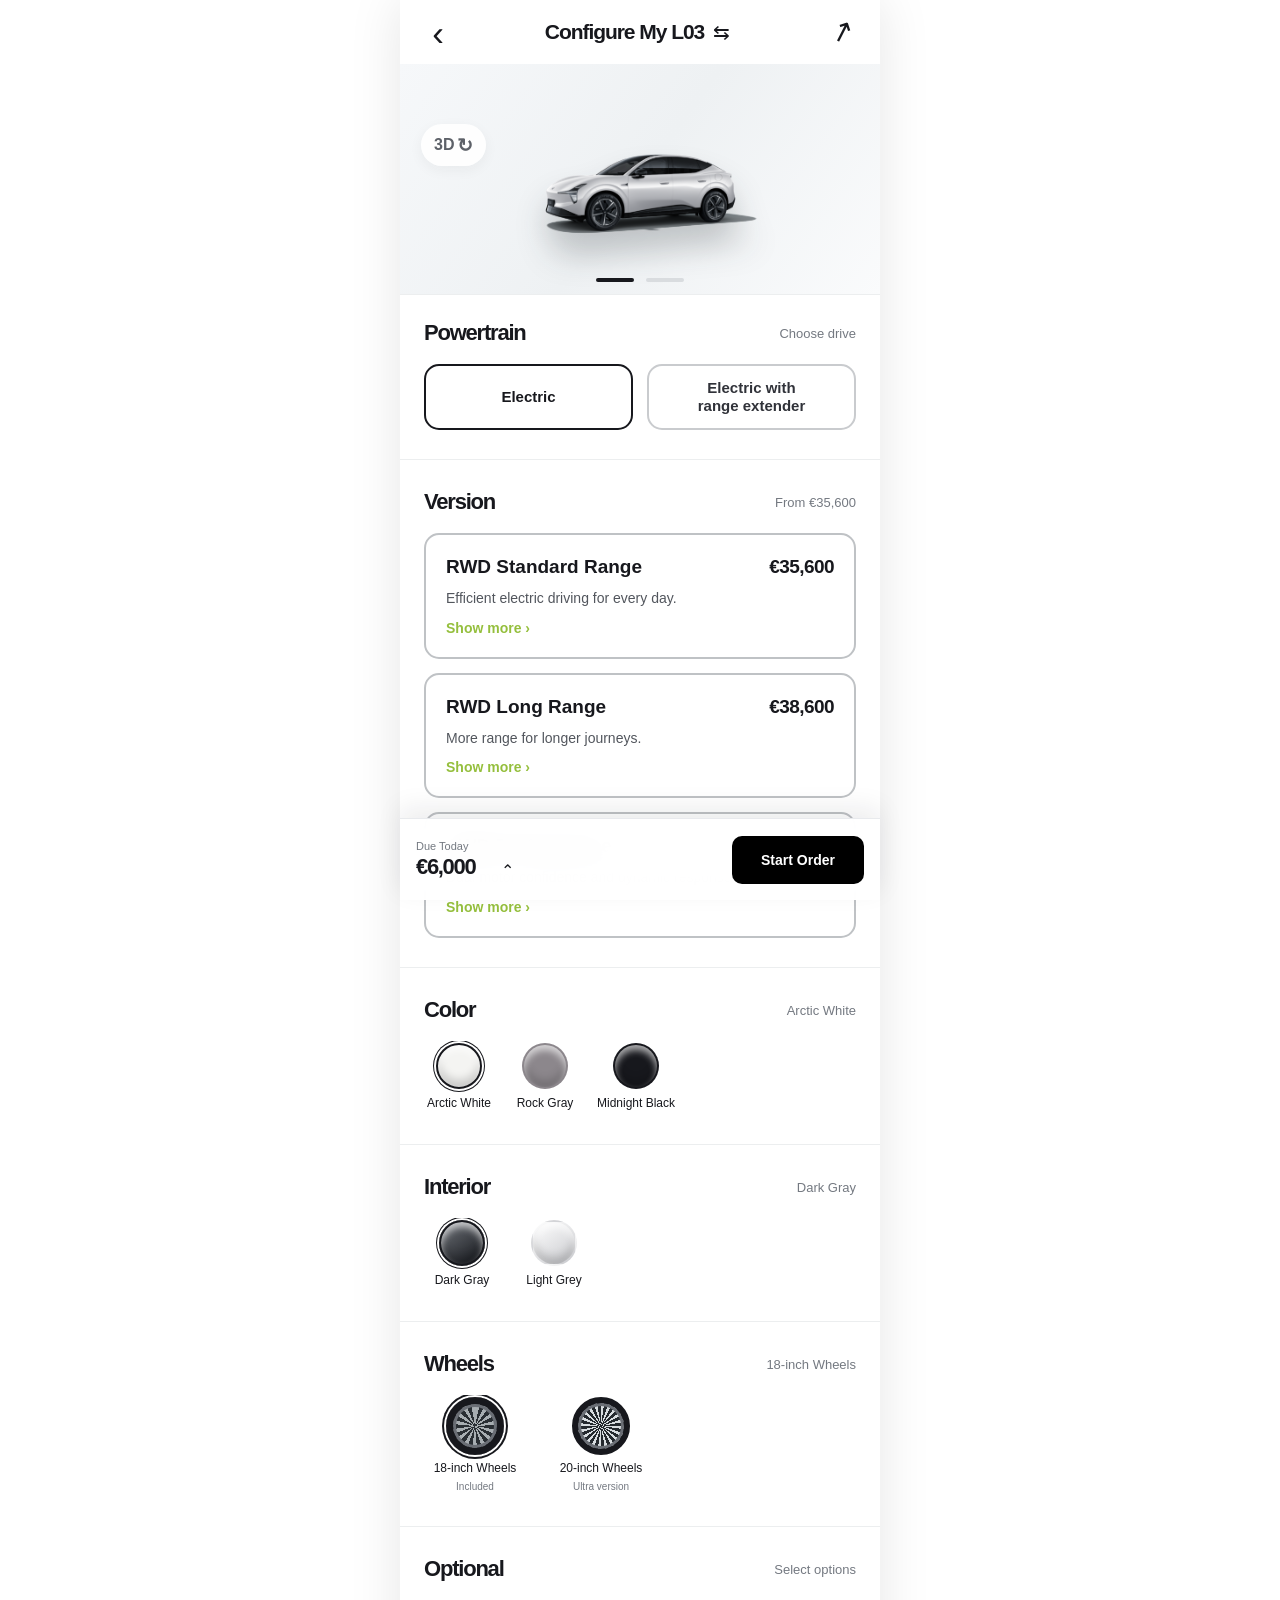
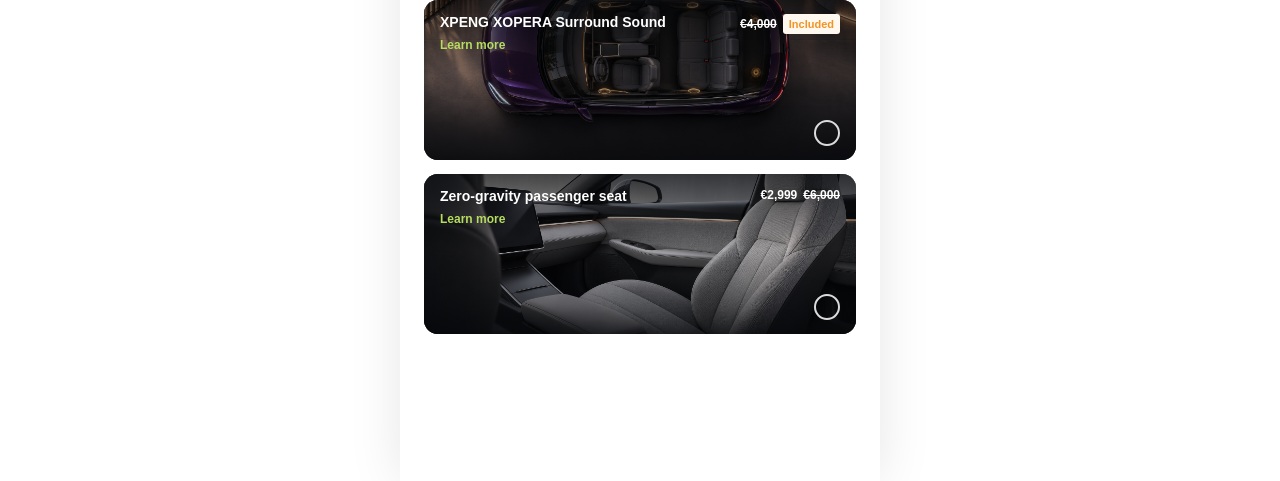
<file: mobile.html>
<!doctype html>
<html lang="en">
  <head>
    <meta charset="utf-8" />
    <meta name="viewport" content="width=device-width, initial-scale=1, viewport-fit=cover" />
    <meta name="theme-color" content="#f7f8fa" />
    <title>Configure My L03 · Mobile</title>
    <style>
      :root{--ink:#17181d;--muted:#747981;--line:#e8eaed;--paper:#fff;--canvas:#f7f8fa;--radius:18px;font-family:Inter,Figtree,-apple-system,BlinkMacSystemFont,"Segoe UI",sans-serif;color:var(--ink);background:var(--canvas)}*{box-sizing:border-box}body{margin:0;background:var(--canvas)}button{font:inherit;color:inherit}button:focus-visible{outline:3px solid #4d7cff;outline-offset:3px}.mobile-shell{width:min(100%,480px);min-height:100svh;margin:auto;background:var(--canvas);padding-bottom:118px}.appbar{position:sticky;z-index:20;top:0;display:flex;align-items:center;justify-content:space-between;height:calc(58px + env(safe-area-inset-top));padding:env(safe-area-inset-top) 18px 0;background:rgba(255,255,255,.93);border-bottom:1px solid rgba(23,24,29,.06);backdrop-filter:blur(16px)}.brand{width:31px;height:20px;object-fit:contain}.model-control{display:flex;align-items:center;gap:6px;min-height:44px;padding:0 4px;border:0;background:transparent;font-weight:700;letter-spacing:-.03em;cursor:pointer}.model-control b{font-size:20px;line-height:1}.model-control small{font-size:14px;font-weight:650;color:var(--muted)}.profile{display:grid;place-items:center;width:38px;height:38px;border-radius:50%;border:1px solid var(--line);background:#fff;font-size:16px}.hero{position:relative;min-height:336px;padding:23px 16px 18px;overflow:hidden;background:radial-gradient(circle at 50% 15%,#fff 0,#eef1f3 64%,#e6eaed 100%)}.hero h1{position:relative;z-index:2;margin:0;font-size:27px;line-height:1.05;letter-spacing:-.06em}.hero p{position:relative;z-index:2;margin:7px 0 0;color:var(--muted);font-size:13px}.hero-visual{position:absolute;inset:65px 0 0}.hero-visual img{position:absolute;inset:0;width:100%;height:100%;object-fit:contain;filter:drop-shadow(0 19px 15px rgba(22,30,36,.22));transition:opacity .28s ease,transform .5s cubic-bezier(.2,.8,.2,1)}.hero-visual.is-interior img{opacity:0;transform:scale(1.035)}.mobile-panorama{position:absolute;inset:0;display:none;background-image:url('assets/l03-interior-360.jpg');background-size:auto 100%;background-repeat:repeat-x;background-position:var(--panorama-position,50%) 50%;cursor:grab;touch-action:none}.hero-visual.is-interior .mobile-panorama{display:block;animation:camera-settle .7s cubic-bezier(.18,.75,.22,1),mobile-tour 5.6s linear .7s 1}.mobile-panorama.is-dragging{cursor:grabbing;animation:none!important}.panorama-label{position:absolute;z-index:3;left:50%;bottom:15px;display:none;align-items:center;gap:7px;padding:9px 12px;border:1px solid rgba(255,255,255,.25);border-radius:999px;background:rgba(12,15,20,.65);color:#fff;font-size:11px;font-weight:700;transform:translateX(-50%);white-space:nowrap;pointer-events:none;backdrop-filter:blur(10px)}.hero-visual.is-interior+.panorama-label{display:flex}@keyframes camera-settle{0%{transform:scale(1.075) translate(-1.2%,1%)}34%{transform:scale(1.055) translate(1%,-.65%)}68%{transform:scale(1.025) translate(-.4%,.3%)}100%{transform:scale(1)}}@keyframes mobile-tour{from{background-position:50% 50%}to{background-position:150% 50%}}.quick-facts{display:none}.section{margin:0 16px 14px;padding:20px 16px;border-radius:var(--radius);background:#fff}.section-header{display:flex;align-items:center;justify-content:space-between;margin-bottom:16px}.section h2{margin:0;font-size:18px;letter-spacing:-.035em}.section-header span{font-size:13px;color:var(--muted)}.trim-list{display:grid;gap:9px}.trim{display:grid;grid-template-columns:1fr auto;gap:4px;min-height:84px;padding:14px;border:1px solid var(--line);border-radius:13px;background:#fff;text-align:left;cursor:pointer}.trim.selected{border:2px solid var(--ink);padding:13px}.trim strong{font-size:15px}.trim b{font-size:15px;letter-spacing:-.03em}.trim-summary{grid-column:1/-1;margin:5px 0 0;color:#52565d;font-size:12px;line-height:1.4}.trim-expand{grid-column:1/-1;margin-top:4px;color:#95bf3d;font-size:13px;font-weight:700}.trim-details{display:none;grid-column:1/-1;margin-top:9px;padding-top:13px;border-top:1px solid var(--line)}.trim.selected .trim-summary,.trim.selected .trim-expand{display:none}.trim.selected .trim-details{display:grid;gap:13px}.trim-metrics{display:grid;grid-template-columns:repeat(3,1fr);gap:6px}.trim-metrics span{display:grid;gap:3px}.trim-metrics b{font-size:15px;letter-spacing:-.04em}.trim-metrics small{color:var(--muted);font-size:9px;line-height:1.25}.trim-highlights{display:grid;gap:6px;margin:0;padding:0;list-style:none;color:#51555b;font-size:11px;line-height:1.35}.trim-highlights li{position:relative;padding-left:12px}.trim-highlights li:before{content:'•';position:absolute;left:0;color:#95bf3d}.swatches{display:flex;gap:12px;overflow:auto;padding:2px 1px 5px}.swatch{display:grid;justify-items:center;gap:7px;min-width:62px;padding:0;border:0;background:transparent;cursor:pointer;font-size:11px}.dot{width:42px;height:42px;border:2px solid transparent;border-radius:50%;box-shadow:inset 0 5px 7px rgba(255,255,255,.65),inset 0 -7px 9px rgba(0,0,0,.17)}.swatch.selected .dot{border-color:var(--ink);box-shadow:0 0 0 2px #fff,0 0 0 3px var(--ink),inset 0 5px 7px rgba(255,255,255,.65),inset 0 -7px 9px rgba(0,0,0,.17)}.white{background:#f4f4f2}.rock{background:#8c878c}.black{background:#17181d}.dark{background:linear-gradient(145deg,#70747a,#111318)}.light{background:linear-gradient(145deg,#fff,#c8c9cd)}.interior-row{display:grid;grid-template-columns:1fr 1fr;gap:10px}.interior-choice{min-height:52px;padding:10px;border:1px solid var(--line);border-radius:12px;background:#fff;font-size:13px;text-align:left;cursor:pointer}.interior-choice.selected{border:2px solid var(--ink);padding:9px}.optional{display:grid;grid-template-columns:68px 1fr auto;align-items:center;gap:12px;min-height:86px;padding:9px 0;border-top:1px solid var(--line)}.optional:first-of-type{border-top:0}.optional img{width:68px;height:68px;border-radius:10px;object-fit:cover}.optional strong{display:block;font-size:13px;line-height:1.25}.optional small{display:block;margin-top:5px;color:var(--muted);font-size:11px}.optional button{min-width:44px;min-height:44px;border:1px solid var(--line);border-radius:50%;background:#fff;font-size:20px;cursor:pointer}.summary-bar{position:fixed;z-index:30;right:max(0px,calc((100vw - 480px)/2));bottom:0;left:max(0px,calc((100vw - 480px)/2));display:flex;align-items:center;gap:12px;min-height:calc(82px + env(safe-area-inset-bottom));padding:12px 16px calc(12px + env(safe-area-inset-bottom));border-top:1px solid var(--line);background:rgba(255,255,255,.96);box-shadow:0 -10px 24px rgba(21,27,33,.08);backdrop-filter:blur(16px)}.summary-toggle{display:grid;gap:2px;min-width:0;flex:1;padding:0;border:0;background:transparent;text-align:left;cursor:pointer}.summary-toggle span{font-size:11px;color:var(--muted)}.summary-toggle strong{font-size:22px;letter-spacing:-.06em}.summary-toggle i{position:absolute;margin:21px 0 0 85px;font-style:normal;font-size:16px}.order{min-width:132px;min-height:48px;border:0;border-radius:10px;background:#000;color:#fff;font-size:14px;font-weight:700;cursor:pointer}.sheet-backdrop{position:fixed;z-index:40;inset:0;display:none;background:rgba(14,17,21,.45);backdrop-filter:blur(3px)}.sheet-backdrop.open{display:block}.sheet{position:absolute;right:0;bottom:0;left:0;max-width:480px;margin:auto;padding:10px 20px calc(26px + env(safe-area-inset-bottom));border-radius:24px 24px 0 0;background:#fff;transform:translateY(105%);transition:transform .28s cubic-bezier(.2,.8,.2,1)}.sheet-backdrop.open .sheet{transform:translateY(0)}.sheet-handle{width:36px;height:4px;margin:0 auto 18px;border-radius:99px;background:#d9dce0}.sheet h3{margin:0 0 16px;font-size:21px;letter-spacing:-.04em}.model-grid{display:grid;grid-template-columns:repeat(2,1fr);gap:11px}.model-grid button{display:grid;justify-items:center;gap:6px;min-height:112px;padding:9px;border:1px solid var(--line);border-radius:13px;background:#fff;cursor:pointer;font-size:13px;font-weight:700}.model-grid button.selected{border:2px solid var(--ink);padding:8px}.model-grid img{width:100%;height:61px;object-fit:contain}.badge{padding:2px 5px;border-radius:4px;background:#eaf6e6;color:#488b43;font-size:9px}.price-lines{display:grid;gap:13px;margin-top:2px}.price-line{display:flex;justify-content:space-between;font-size:14px}.price-line.total{padding-top:13px;border-top:1px solid var(--line);font-size:18px;font-weight:800}.payment-note{margin:17px 0 0;color:var(--muted);font-size:12px;line-height:1.5}@media(min-width:481px){body{background:linear-gradient(90deg,#e8ebef,#f7f8fa 28%,#f7f8fa 72%,#e8ebef)}.mobile-shell{box-shadow:0 0 50px rgba(0,0,0,.1)}}@media(prefers-reduced-motion:reduce){.hero-visual.is-interior .mobile-panorama{animation:none}.sheet{transition:none}}
    </style>
    <style>
      /* Keep all mobile configuration controls visually and behaviorally consistent. */
      #mobileInterior .swatch{min-width:74px}
      .wheel-options{display:flex;gap:22px;overflow:auto;padding:2px 1px 5px}
      .wheel-choice{display:grid;justify-items:center;gap:6px;min-width:88px;padding:0;border:0;background:transparent;text-align:center;cursor:pointer;font-size:11px}
      .wheel-choice small{color:var(--muted);font-size:10px}
      .wheel-icon{width:52px;height:52px;border:7px solid #17181d;border-radius:50%;background:repeating-conic-gradient(#a7adb1 0 12deg,#292e33 12deg 25deg);box-shadow:inset 0 0 0 3px #6a6e75;transition:box-shadow .18s ease,transform .18s ease}
      .wheel-icon.star{border-width:6px;background:repeating-conic-gradient(#d8dde0 0 8deg,#24292e 8deg 18deg)}
      .wheel-choice.selected .wheel-icon{box-shadow:0 0 0 2px #fff,0 0 0 4px var(--ink),inset 0 0 0 3px #6a6e75}
      .mobile-option-cards{display:grid;gap:12px}
      .mobile-option-card{position:relative;display:block;min-height:144px;overflow:hidden;border-radius:12px;background:#17191d;cursor:pointer}
      .mobile-option-card:has(input:checked){box-shadow:0 0 0 2px var(--ink)}
      .mobile-option-card input{position:absolute;opacity:0;pointer-events:none}
      .mobile-option-card img{position:absolute;inset:0;width:100%;height:100%;object-fit:cover}
      .mobile-option-card:after{content:'';position:absolute;inset:0;background:linear-gradient(180deg,rgba(4,6,9,.70),rgba(4,6,9,.18) 47%,rgba(4,6,9,.64))}
      .mobile-option-copy{position:absolute;z-index:1;top:14px;right:16px;left:16px;display:flex;align-items:flex-start;justify-content:space-between;gap:12px;color:#fff}
      .mobile-option-copy strong{max-width:66%;font-size:14px;line-height:1.25}
      .mobile-option-copy b{display:flex;align-items:center;gap:6px;white-space:nowrap;font-size:12px;font-weight:600}
      .mobile-option-copy del{color:#fff;text-decoration-thickness:1px}
      .mobile-option-copy em{padding:4px 6px;border-radius:3px;background:#fff8ef;color:#f19427;font-size:11px;font-style:normal}
      .mobile-option-radio{position:absolute;z-index:1;right:16px;bottom:14px;width:26px;height:26px;border:2px solid rgba(255,255,255,.85);border-radius:50%}
      .mobile-option-card:has(input:checked) .mobile-option-radio{border:0;background:#fff}
      .mobile-option-card:has(input:checked) .mobile-option-radio:after{content:'✓';display:grid;place-items:center;height:100%;color:#17181d;font-size:20px;font-weight:700}
      .mobile-option-title{display:grid;gap:6px;min-width:0}.mobile-option-copy .mobile-option-title strong{max-width:none}.mobile-option-learn{width:max-content;padding:0;border:0;background:transparent;color:#b7dd60;font-size:12px;font-weight:700;cursor:pointer}.mobile-option-learn:hover{text-decoration:underline}
      .option-detail-sheet{max-height:calc(100svh - 24px);overflow:auto;padding:0;border-radius:22px 22px 0 0}.option-detail-media{height:214px;background:#17191d}.option-detail-media img{width:100%;height:100%;object-fit:cover}.option-detail-copy{position:relative;padding:25px 20px calc(22px + env(safe-area-inset-bottom));background:#fff}.option-detail-copy h3{margin:0 42px 13px 0;font-size:24px;letter-spacing:-.045em}.option-detail-copy p{margin:0;color:#5e636a;font-size:14px;line-height:1.52}.option-detail-copy h4{margin:22px 0 8px;font-size:14px}.option-detail-close{position:absolute;top:17px;right:16px;display:grid;place-items:center;width:38px;height:38px;border:0;border-radius:8px;background:#f3f4f5;color:var(--ink);font-size:27px;line-height:1;cursor:pointer}.option-detail-nav{display:flex;justify-content:space-between;gap:10px;margin-top:22px}.option-detail-nav button{min-width:44px;min-height:44px;border:1px solid var(--line);border-radius:50%;background:#fff;font-size:25px;line-height:1;cursor:pointer}.option-detail-add{width:100%;min-height:50px;margin-top:17px;border:0;border-radius:8px;background:#000;color:#fff;font-size:15px;font-weight:750;cursor:pointer}.option-detail-add.is-added{background:#e4e6e8;color:#878c93}
      .mobile-selected-config{display:grid;gap:10px;margin:0 0 17px;padding:0 0 17px;border-bottom:1px solid var(--line)}.mobile-selected-config h4{margin:0 0 2px;font-size:16px;letter-spacing:-.025em}.selected-config-row{display:flex;align-items:baseline;justify-content:space-between;gap:12px;color:#4f545b;font-size:12px}.selected-config-row span{min-width:0}.selected-config-row b{flex:none;color:var(--ink);font-weight:650;text-align:right}.selected-config-row b.included{color:var(--muted);font-weight:500}
    </style>
    <style>
      /* Mobile configuration layout follows the reference's focused vehicle-first hierarchy. */
      body,.mobile-shell{background:#fff}.mobile-shell{padding-bottom:118px}.appbar{display:grid;grid-template-columns:44px minmax(0,1fr) 44px;height:calc(64px + env(safe-area-inset-top));padding:env(safe-area-inset-top) 16px 0;border-bottom:0;background:#fff;backdrop-filter:none}.brand{display:none}.model-control{justify-self:center;min-height:44px;padding:0;border:0;color:#17181d;font-size:21px;font-weight:750;letter-spacing:-.05em}.top-icon{display:grid;place-items:center;width:44px;height:44px;padding:0;border:0;background:transparent;color:#17181d;font-size:35px;line-height:1;cursor:pointer}.top-icon.share{font-size:28px;transform:rotate(-18deg)}.sr-only{position:absolute!important;width:1px!important;height:1px!important;padding:0!important;margin:-1px!important;overflow:hidden!important;clip:rect(0,0,0,0)!important;white-space:nowrap!important;border:0!important}.hero{min-height:326px;padding:0;overflow:hidden;background:linear-gradient(126deg,#f6f8fa 0%,#eef1f3 50%,#fafbfc 100%)}.hero-visual{inset:40px 12px 35px}.hero-visual img{object-fit:contain;filter:drop-shadow(0 18px 13px rgba(22,30,36,.22));transform:translateY(3px)}.mobile-panorama{background-size:auto 100%}.view-3d{position:absolute;z-index:4;left:21px;top:112px;display:flex;align-items:center;gap:3px;min-width:62px;min-height:42px;padding:0 13px;border:0;border-radius:999px;background:rgba(255,255,255,.92);color:#5d6168;font-size:16px;font-weight:700;cursor:pointer;box-shadow:0 4px 14px rgba(31,38,45,.05)}.view-3d span{font-size:19px}.hero-pages{position:absolute;z-index:4;bottom:16px;left:50%;display:flex;gap:12px;transform:translateX(-50%)}.hero-pages i{display:block;width:38px;height:4px;border-radius:99px;background:#d9dcdf}.hero-pages i.active{background:#17181d}.panorama-label{bottom:23px}.section{margin:0;padding:29px 24px;border-top:1px solid #eceeef;border-radius:0;background:#fff}.section-header{margin-bottom:18px}.section h2{font-size:22px;letter-spacing:-.055em}.section-header span{font-size:13px}.drive-section{padding-top:25px}.mobile-power-tabs{display:grid;grid-template-columns:1fr 1fr;gap:14px}.mobile-power-tabs button{min-height:66px;padding:10px 8px;border:2px solid #c9cbce;border-radius:15px;background:#fff;color:#303239;font-size:15px;font-weight:700;line-height:1.22;text-align:center;cursor:pointer}.mobile-power-tabs button.active{border-color:#17181d;color:#17181d}.trim-list{gap:14px}.trim{min-height:104px;padding:21px 20px;border:2px solid #bfc2c5;border-radius:15px;gap:9px}.trim.selected{padding:20px 19px;border-color:#17181d;box-shadow:none}.trim strong,.trim b{font-size:19px}.trim-summary{margin-top:1px;font-size:14px;line-height:1.48}.trim-expand{margin-top:2px;font-size:14px}.trim-details{margin-top:10px;padding-top:17px}.trim-metrics b{font-size:17px}.trim-metrics small{font-size:10px}.trim-highlights{gap:9px;font-size:13px;line-height:1.45}.swatches{gap:18px}.swatch{min-width:68px;font-size:12px}.dot{width:46px;height:46px}.wheel-options{gap:26px}.wheel-choice{min-width:100px;font-size:12px}.wheel-icon{width:58px;height:58px}.mobile-option-cards{gap:14px}.mobile-option-card{min-height:160px;border-radius:14px}
    </style>
    <style>
      /* Compact, vehicle-first mobile preview proportions based on the supplied reference. */
      .hero{min-height:230px}
      .hero-visual{inset:40px 12px 26px}
      .view-3d{top:60px}
      .hero-pages{bottom:12px}
      .hero-visual:not(.is-interior) img{transform:translateY(3px) scale(1.2)}
      .trim[hidden]{display:none!important}
      .mobile-model-switcher{display:flex;align-items:center;justify-self:center;gap:3px}
      .mobile-model-switcher .model-control{justify-self:auto}
      .mobile-vehicle-switch{display:grid;place-items:center;width:28px;height:44px;padding:0;border:0;border-radius:5px;background:transparent;color:#17181d;font:500 20px/1 Arial,sans-serif;cursor:pointer}
      .mobile-vehicle-switch:hover,.mobile-vehicle-switch:focus-visible{background:#f2f3f4;outline:none}
    </style>
  </head>
  <body>
    <main class="mobile-shell">
      <header class="appbar"><button class="top-icon" id="mobileBack" type="button" aria-label="Go back">‹</button><div class="mobile-model-switcher"><button class="model-control" id="modelControl" type="button" aria-haspopup="dialog" aria-expanded="false">Configure My L03</button><button class="mobile-vehicle-switch" id="mobileVehicleSwitch" type="button" aria-label="Switch vehicle" aria-haspopup="dialog" aria-expanded="false">⇆</button></div><button class="top-icon share" id="mobileShare" type="button" aria-label="Share configuration">↗</button></header>
      <section class="hero" aria-label="Vehicle preview"><h1 class="sr-only" id="modelTitle">XPENG L03</h1><p class="sr-only" id="heroCopy">Pure electric confidence, tailored to you.</p><button class="view-3d" id="mobile3d" type="button" aria-label="Reset 3D vehicle view">3D <span>↻</span></button><div class="hero-visual" id="heroVisual"><img id="mobileCar" src="assets/l03.png" alt="XPENG L03 in Arctic White" /><div class="mobile-panorama" id="mobilePanorama" aria-label="Interactive 360 degree interior view" tabindex="0"></div></div><div class="hero-pages" aria-hidden="true"><i class="active"></i><i></i></div><p class="panorama-label" id="panoramaLabel">360° cabin tour · drag to explore</p></section>
      <section class="quick-facts" aria-label="Driving statistics"><div><strong>445 km</strong><small>WLTP RANGE</small></div><div><strong>7.5 s</strong><small>0–100 KM/H</small></div><div><strong>20 min</strong><small>DC 10–80%</small></div></section>
      <section class="section drive-section"><div class="section-header"><h2>Powertrain</h2><span>Choose drive</span></div><div class="mobile-power-tabs" id="mobilePower" role="radiogroup" aria-label="Powertrain"><button class="active" type="button" data-drive="electric" role="radio" aria-checked="true">Electric</button><button type="button" data-drive="range-extender" role="radio" aria-checked="false">Electric with<br />range extender</button></div></section>
      <section class="section"><div class="section-header"><h2>Version</h2><span>From €35,600</span></div><div class="trim-list" id="mobileTrims"><button class="trim" type="button" data-drive="electric" data-price="€35,600"><strong>RWD Standard Range</strong><b>€35,600</b><span class="trim-summary">Efficient electric driving for every day.</span><span class="trim-expand">Show more ›</span><span class="trim-details"><span class="trim-metrics"><span><b>445 km</b><small>WLTP range</small></span><span><b>7.5 s</b><small>0–100 km/h</small></span><span><b>20 min</b><small>DC 10–80%</small></span></span><ul class="trim-highlights"><li>Comfort-focused cabin and intuitive technology</li><li>Fast DC charging for everyday flexibility</li><li>Balanced efficiency for city and highway driving</li></ul></span></button><button class="trim" type="button" data-drive="electric" data-price="€38,600"><strong>RWD Long Range</strong><b>€38,600</b><span class="trim-summary">More range for longer journeys.</span><span class="trim-expand">Show more ›</span><span class="trim-details"><span class="trim-metrics"><span><b>520 km</b><small>WLTP range</small></span><span><b>6.6 s</b><small>0–100 km/h</small></span><span><b>20 min</b><small>DC 10–80%</small></span></span><ul class="trim-highlights"><li>Extended-range battery for confident road trips</li><li>Efficient rear-wheel-drive performance</li><li>Quick charging keeps every journey moving</li></ul></span></button><button class="trim" type="button" data-drive="electric" data-price="€41,600"><strong>AWD Performance</strong><b>€41,600</b><span class="trim-summary">Dual-motor confidence and dynamic response.</span><span class="trim-expand">Show more ›</span><span class="trim-details"><span class="trim-metrics"><span><b>440 km</b><small>WLTP range</small></span><span><b>4.5 s</b><small>0–100 km/h</small></span><span><b>20 min</b><small>DC 10–80%</small></span></span><ul class="trim-highlights"><li>Dual-motor all-wheel drive for assured traction</li><li>Responsive acceleration with a composed ride</li><li>Sport-tuned stance and premium equipment</li></ul></span></button><button class="trim" type="button" data-drive="range-extender" data-price="€38,600" hidden><strong>PowerX Long Range</strong><b>€38,600</b><span class="trim-summary">Flexible energy for extended journeys.</span><span class="trim-expand">Show more ›</span><span class="trim-details"><span class="trim-metrics"><span><b>215 km</b><small>Electric range</small></span><span><b>6.8 s</b><small>0–100 km/h</small></span><span><b>178 kW</b><small>Peak power</small></span></span><ul class="trim-highlights"><li>Electric driving with added journey flexibility</li><li>37.25 kWh battery capacity</li><li>Confidence beyond the daily commute</li></ul></span></button></div></section>
      <section class="section"><div class="section-header"><h2>Color</h2><span id="colorName">Arctic White</span></div><div class="swatches" id="mobileColors"><button class="swatch selected" type="button" data-color="white" data-image="assets/l03.png"><i class="dot white"></i><span>Arctic White</span></button><button class="swatch" type="button" data-color="rock" data-image="assets/l03-rock-gray.png"><i class="dot rock"></i><span>Rock Gray</span></button><button class="swatch" type="button" data-color="black" data-image="assets/l03-midnight-black.png"><i class="dot black"></i><span>Midnight Black</span></button></div></section>
      <section class="section"><div class="section-header"><h2>Interior</h2><span id="interiorName">Dark Gray</span></div><div class="swatches" id="mobileInterior" role="radiogroup" aria-label="Interior"><button class="swatch selected" type="button" data-interior="Dark Gray" role="radio" aria-checked="true"><i class="dot dark"></i><span>Dark Gray</span></button><button class="swatch" type="button" data-interior="Light Grey" role="radio" aria-checked="false"><i class="dot light"></i><span>Light Grey</span></button></div></section>
      <section class="section"><div class="section-header"><h2>Wheels</h2><span id="wheelName">18-inch Wheels</span></div><div class="wheel-options" id="mobileWheels" role="radiogroup" aria-label="Wheels"><button class="wheel-choice selected" type="button" data-wheel="18-inch Wheels" role="radio" aria-checked="true"><i class="wheel-icon aero"></i><span>18-inch Wheels</span><small>Included</small></button><button class="wheel-choice" type="button" data-wheel="20-inch Wheels" role="radio" aria-checked="false"><i class="wheel-icon star"></i><span>20-inch Wheels</span><small>Ultra version</small></button></div></section>
      <section class="section"><div class="section-header"><h2>Optional</h2><span>Select options</span></div><div class="mobile-option-cards" id="mobileOptions"><label class="mobile-option-card"><input type="checkbox" data-option="audio" aria-label="Select XPENG XOPERA Surround Sound" /><img src="assets/optional-audio.png" alt="Premium cabin sound" /><span class="mobile-option-copy"><span class="mobile-option-title"><strong>XPENG XOPERA Surround Sound</strong><button class="mobile-option-learn" type="button" data-option-detail="audio">Learn more</button></span><b><del>€4,000</del><em>Included</em></b></span><span class="mobile-option-radio" aria-hidden="true"></span></label><label class="mobile-option-card"><input type="checkbox" data-option="seat" aria-label="Select Zero-gravity passenger seat" /><img src="assets/optional-seat.png" alt="Zero-gravity passenger seat" /><span class="mobile-option-copy"><span class="mobile-option-title"><strong>Zero-gravity passenger seat</strong><button class="mobile-option-learn" type="button" data-option-detail="seat">Learn more</button></span><b>€2,999 <del>€6,000</del></b></span><span class="mobile-option-radio" aria-hidden="true"></span></label></div></section>
    </main>
    <footer class="summary-bar"><button class="summary-toggle" id="priceToggle" type="button" aria-haspopup="dialog" aria-expanded="false"><span>Due Today</span><strong>€6,000</strong><i>⌃</i></button><button class="order" type="button">Start Order</button></footer>
    <div class="sheet-backdrop" id="modelSheet" hidden><section class="sheet" role="dialog" aria-modal="true" aria-labelledby="modelSheetTitle"><div class="sheet-handle"></div><h3 id="modelSheetTitle">Choose a vehicle</h3><div class="model-grid" id="mobileModels"><button class="selected" type="button" data-model="L03"><img src="assets/model-l03.png" alt="L03" /><span>L03 <em class="badge">NEW</em></span></button><button type="button" data-model="G6"><img src="assets/model-g6.png" alt="G6" /><span>G6</span></button><button type="button" data-model="G9"><img src="assets/model-g9.png" alt="G9" /><span>G9</span></button><button type="button" data-model="G9L"><img src="assets/model-g9l.png" alt="G9L" /><span>G9L <em class="badge">NEW</em></span></button><button type="button" data-model="P7+"><img src="assets/model-p7plus.png" alt="P7+" /><span>P7+</span></button><button type="button" data-model="X9"><img src="assets/model-x9.png" alt="X9" /><span>X9</span></button></div></section></div>
    <div class="sheet-backdrop" id="priceSheet" hidden><section class="sheet" role="dialog" aria-modal="true" aria-labelledby="priceSheetTitle"><div class="sheet-handle"></div><h3 id="priceSheetTitle">Price details</h3><div class="mobile-selected-config" id="mobileSelectedConfig" aria-live="polite"></div><div class="price-lines"><div class="price-line"><span>Base price</span><b>€36,550</b></div><div class="price-line total"><span>Total price</span><b>€36,550</b></div></div><p class="payment-note">Including VAT: €5,835.71<br />The total price shown includes statutory VAT.</p></section></div>
    <div class="sheet-backdrop" id="optionDetailSheet" hidden><section class="sheet option-detail-sheet" role="dialog" aria-modal="true" aria-labelledby="optionDetailTitle"><div class="option-detail-media"><img id="optionDetailImage" src="assets/optional-audio.png" alt="" /></div><article class="option-detail-copy"><button class="option-detail-close" id="optionDetailClose" type="button" aria-label="Close option details">×</button><h3 id="optionDetailTitle"></h3><p id="optionDetailText"></p><h4>Includes</h4><p id="optionDetailIncludes"></p><nav class="option-detail-nav" aria-label="Browse optional items"><button id="optionDetailPrevious" type="button" aria-label="Previous optional item">‹</button><button id="optionDetailNext" type="button" aria-label="Next optional item">›</button></nav><button class="option-detail-add" id="optionDetailAdd" type="button">Add</button></article></section></div>
    <script>
      const $=(selector,root=document)=>root.querySelector(selector),$$=(selector,root=document)=>[...root.querySelectorAll(selector)];
      const openSheet=(sheet,trigger)=>{sheet.hidden=false;requestAnimationFrame(()=>sheet.classList.add('open'));trigger?.setAttribute('aria-expanded','true')};
      const closeSheet=(sheet,trigger)=>{sheet.classList.remove('open');trigger?.setAttribute('aria-expanded','false');setTimeout(()=>sheet.hidden=true,280)};
      const modelSheet=$('#modelSheet'),priceSheet=$('#priceSheet'),optionDetailSheet=$('#optionDetailSheet'),modelControl=$('#modelControl'),mobileVehicleSwitch=$('#mobileVehicleSwitch'),priceToggle=$('#priceToggle');
      const mobileConfig={trim:{name:'RWD Standard Range',price:'€35,600'},color:'Arctic White',interior:'Dark Gray',wheel:'18-inch Wheels'};
      const selectedOptionDetails={audio:{title:'XPENG XOPERA Surround Sound',price:'Included'},seat:{title:'Zero-gravity passenger seat',price:'€2,999'}};
      const renderSelectedConfig=()=>{const rows=[`<div class="selected-config-row"><span>${mobileConfig.trim.name}</span><b>${mobileConfig.trim.price}</b></div>`,`<div class="selected-config-row"><span>${mobileConfig.color}</span><b class="included">Included</b></div>`,`<div class="selected-config-row"><span>${mobileConfig.interior} interior</span><b class="included">Included</b></div>`,`<div class="selected-config-row"><span>${mobileConfig.wheel}</span><b class="included">Included</b></div>`];$$('#mobileOptions input:checked').forEach(input=>{const option=selectedOptionDetails[input.dataset.option];if(option)rows.push(`<div class="selected-config-row"><span>${option.title}</span><b class="${option.price==='Included'?'included':''}">${option.price}</b></div>`)});$('#mobileSelectedConfig').innerHTML=`<h4>Selected configuration</h4>${rows.join('')}`;};
      const modelMenuTriggers=[modelControl,mobileVehicleSwitch];const setModelSheet=open=>{if(open){modelSheet.hidden=false;requestAnimationFrame(()=>modelSheet.classList.add('open'))}else{modelSheet.classList.remove('open');setTimeout(()=>modelSheet.hidden=true,280)}modelMenuTriggers.forEach(button=>button.setAttribute('aria-expanded',String(open)))};modelMenuTriggers.forEach(button=>button.addEventListener('click',()=>setModelSheet(modelSheet.hidden)));priceToggle.addEventListener('click',()=>{renderSelectedConfig();openSheet(priceSheet,priceToggle)});[modelSheet,priceSheet,optionDetailSheet].forEach((sheet,index)=>sheet.addEventListener('click',event=>{if(event.target===sheet){if(index===0)setModelSheet(false);else closeSheet(sheet,index===1?priceToggle:null)}}));
      document.addEventListener('keydown',event=>{if(event.key!=='Escape')return;if(!modelSheet.hidden)setModelSheet(false);if(!priceSheet.hidden)closeSheet(priceSheet,priceToggle);if(!optionDetailSheet.hidden)closeSheet(optionDetailSheet)});
      $('#mobileModels').addEventListener('click',event=>{const item=event.target.closest('button[data-model]');if(!item)return;$$('button',$('#mobileModels')).forEach(button=>button.classList.toggle('selected',button===item));const model=item.dataset.model;modelControl.firstChild.textContent=`Configure My ${model} `;$('#modelTitle').textContent=`XPENG ${model}`;setModelSheet(false)});
      $('#mobileTrims').addEventListener('click',event=>{const item=event.target.closest('.trim');if(!item)return;$$('.trim',$('#mobileTrims')).forEach(button=>button.classList.toggle('selected',button===item));mobileConfig.trim={name:item.querySelector('strong').textContent,price:item.dataset.price};renderSelectedConfig()});
      $('#mobilePower').addEventListener('click',event=>{const item=event.target.closest('button[data-drive]');if(!item)return;const drive=item.dataset.drive;$$('button',$('#mobilePower')).forEach(button=>{const selected=button===item;button.classList.toggle('active',selected);button.setAttribute('aria-checked',String(selected))});const visible=$$('.trim',$('#mobileTrims')).filter(card=>{const show=card.dataset.drive===drive;card.hidden=!show;card.classList.remove('selected');return show});if(visible[0]){mobileConfig.trim={name:visible[0].querySelector('strong').textContent,price:visible[0].dataset.price};renderSelectedConfig()}});
      $('#mobileColors').addEventListener('click',event=>{const item=event.target.closest('.swatch');if(!item)return;$$('.swatch').forEach(button=>button.classList.toggle('selected',button===item));$('#mobileCar').src=item.dataset.image;mobileConfig.color=item.textContent.trim();$('#colorName').textContent=mobileConfig.color;renderSelectedConfig()});
      const heroVisual=$('#heroVisual'),panorama=$('#mobilePanorama');let drag=false,startX=0,startPosition=50;const resetTour=()=>{panorama.style.animation='none';requestAnimationFrame(()=>panorama.style.animation='')};
      $('#mobile3d').addEventListener('click',()=>{heroVisual.classList.remove('is-interior');panorama.style.setProperty('--panorama-position','50%')});$('#mobileBack').addEventListener('click',()=>{if(history.length>1)history.back()});$('#mobileShare').addEventListener('click',()=>{if(navigator.share)navigator.share({title:'Configure My L03',url:location.href}).catch(()=>{})});
      $('#mobileInterior').addEventListener('click',event=>{const item=event.target.closest('.swatch');if(!item)return;$$('.swatch',$('#mobileInterior')).forEach(button=>{const selected=button===item;button.classList.toggle('selected',selected);button.setAttribute('aria-checked',String(selected))});mobileConfig.interior=item.dataset.interior;$('#interiorName').textContent=mobileConfig.interior;heroVisual.classList.add('is-interior');panorama.style.setProperty('--panorama-position','50%');resetTour();renderSelectedConfig()});
      $('#mobileWheels').addEventListener('click',event=>{const item=event.target.closest('.wheel-choice');if(!item)return;$$('.wheel-choice',$('#mobileWheels')).forEach(button=>{const selected=button===item;button.classList.toggle('selected',selected);button.setAttribute('aria-checked',String(selected))});mobileConfig.wheel=item.dataset.wheel;$('#wheelName').textContent=mobileConfig.wheel;renderSelectedConfig()});
      const optionDetails={audio:{title:'XPENG XOPERA Surround Sound',text:'A 20-speaker surround sound system tuned for an immersive and precisely balanced cabin experience.',includes:'20-speaker XOPERA audio system · Immersive surround sound',image:'assets/optional-audio.png'},seat:{title:'Zero-gravity passenger seat',text:'A deeply reclining passenger seat designed for restorative comfort on every journey.',includes:'Zero-gravity recline · Adjustable support and comfort controls',image:'assets/optional-seat.png'}};const optionKeys=Object.keys(optionDetails);let activeOption='audio';const optionInput=key=>$('#mobileOptions input[data-option="'+key+'"]');const syncOptionDetail=()=>{const detail=optionDetails[activeOption],input=optionInput(activeOption),added=Boolean(input&&input.checked);$('#optionDetailTitle').textContent=detail.title;$('#optionDetailText').textContent=detail.text;$('#optionDetailIncludes').textContent=detail.includes;$('#optionDetailImage').src=detail.image;$('#optionDetailImage').alt=detail.title;$('#optionDetailAdd').textContent=added?'Added':'Add';$('#optionDetailAdd').classList.toggle('is-added',added);};const openOptionDetail=key=>{activeOption=key;syncOptionDetail();openSheet(optionDetailSheet)};const browseOption=step=>{activeOption=optionKeys[(optionKeys.indexOf(activeOption)+step+optionKeys.length)%optionKeys.length];syncOptionDetail()};$$('.mobile-option-learn').forEach(button=>button.addEventListener('click',event=>{event.preventDefault();event.stopPropagation();openOptionDetail(button.dataset.optionDetail)}));$('#optionDetailClose').addEventListener('click',()=>closeSheet(optionDetailSheet));$('#optionDetailPrevious').addEventListener('click',()=>browseOption(-1));$('#optionDetailNext').addEventListener('click',()=>browseOption(1));$('#optionDetailAdd').addEventListener('click',()=>{const input=optionInput(activeOption);input.checked=!input.checked;input.dispatchEvent(new Event('change',{bubbles:true}));syncOptionDetail()});$$('#mobileOptions input').forEach(input=>input.addEventListener('change',()=>{renderSelectedConfig();if(!optionDetailSheet.hidden)syncOptionDetail()}));renderSelectedConfig();
      panorama.addEventListener('pointerdown',event=>{drag=true;startX=event.clientX;startPosition=parseFloat(getComputedStyle(panorama).getPropertyValue('--panorama-position'))||50;panorama.classList.add('is-dragging');panorama.setPointerCapture(event.pointerId)});panorama.addEventListener('pointermove',event=>{if(!drag)return;const pos=((startPosition-((event.clientX-startX)/Math.max(panorama.clientWidth,1))*100)%100+100)%100;panorama.style.setProperty('--panorama-position',`${pos}%`)});['pointerup','pointercancel'].forEach(type=>panorama.addEventListener(type,()=>{drag=false;panorama.classList.remove('is-dragging')}));
    </script>
  </body>
</html>
</file>
<file: styles.css>
:root{--ink:#080918;--muted:#91929b;--line:#e5e6ea;--paper:#fff;--aqua:#edfafa;--accent:#ae8351}*{box-sizing:border-box}html{scroll-behavior:smooth}body{margin:0;color:var(--ink);background:#fff;font-family:Manrope,Arial,sans-serif}.topbar{height:56px;border-bottom:1px solid #f0f0f2;display:flex;justify-content:space-between;align-items:center;padding:0 40px;background:#fff;position:fixed;inset:0 0 auto;z-index:20}.brand{color:var(--ink);text-decoration:none;display:flex;align-items:center;gap:8px;font-weight:800;letter-spacing:.28em;font-size:14px}.brand-icon{font-size:24px;letter-spacing:0;transform:rotate(-18deg);line-height:1}.account{font-size:13px;display:flex;align-items:center;gap:6px}.account-icon{font-size:22px}.configurator{display:grid;grid-template-columns:minmax(0,70.7%) minmax(420px,29.3%);padding-top:56px;min-height:100vh}.visual-stage{position:sticky;top:56px;height:calc(100vh - 56px);overflow:hidden;background:radial-gradient(circle at 50% 62%,#fff 0 19%,transparent 45%),linear-gradient(140deg,#fafdfe 0%,var(--aqua) 100%)}.stage-orbit{position:absolute;border:1px solid rgba(130,177,181,.12);border-radius:50%;left:50%;top:54%;transform:translate(-50%,-50%)}.orbit-one{width:85vw;height:41vw}.orbit-two{width:69vw;height:31vw}.vehicle-wrap{position:absolute;inset:8% 7% 10%;display:grid;place-items:center}.car{position:relative;width:min(880px,83vw);height:300px;filter:drop-shadow(0 31px 18px rgba(14,35,43,.2));transform:translateY(4%);transition:transform .55s cubic-bezier(.2,.8,.2,1)}.car:hover{transform:translateY(3%) scale(1.01)}.body{position:absolute;z-index:3;left:3%;right:1%;bottom:27px;height:166px;background:linear-gradient(148deg,#f0f1ef 3%,#9da1a2 40%,#ebeeec 67%,#929697);clip-path:polygon(0 71%,7% 51%,25% 43%,39% 9%,61% 1%,76% 16%,87% 47%,97% 53%,100% 73%,96% 94%,4% 98%);border-radius:115px 125px 28px 22px;transition:background .5s}.glass{position:absolute;z-index:2;bottom:135px;height:92px;background:linear-gradient(164deg,#1d272c,#091015 49%,#3d474a);border:2px solid rgba(255,255,255,.27);transform:skewX(-18deg);box-shadow:inset 0 1px 1px rgba(255,255,255,.25)}.glass-rear{left:29%;width:33%;clip-path:polygon(0 100%,40% 0,100% 9%,100% 100%);border-radius:19px 33px 3px 3px}.glass-front{left:59%;width:24%;clip-path:polygon(0 8%,87% 34%,100% 100%,0 100%);border-radius:3px 37px 3px 3px}.hood-line{position:absolute;right:4%;top:49%;width:26%;height:1px;background:rgba(17,24,25,.45);transform:rotate(-6deg)}.door-line{position:absolute;left:47%;height:65%;top:25%;width:1px;background:rgba(23,28,28,.36);transform:rotate(3deg)}.door-line.second{left:65%;height:54%;top:34%;transform:rotate(1deg)}.light{position:absolute;z-index:5;bottom:34%;height:12px;border-radius:8px;box-shadow:0 0 18px}.light-front{right:1%;width:11%;background:#e8fff0;box-shadow:0 0 18px #e8fff0}.light-rear{left:1%;width:7%;background:#ff5d61;box-shadow:0 0 16px #ff5d61}.wheel{position:absolute;z-index:6;bottom:0;width:132px;height:132px;border:15px solid #151817;border-radius:50%;background:repeating-conic-gradient(#aeb3b1 0 11deg,#323736 11deg 26deg);box-shadow:inset 0 0 0 14px #3b4140,0 3px 2px #202626}.wheel span{position:absolute;inset:38px;border-radius:50%;background:#222726}.wheel-back{left:20%}.wheel-front{right:12%}.ground{position:absolute;width:86%;height:18px;bottom:16%;border-radius:50%;background:rgba(35,51,53,.31);filter:blur(9px)}.car[data-color="frost"] .body{background:linear-gradient(145deg,#fff 2%,#d7d9d6 43%,#fafaf4 75%)}.car[data-color="ocean"] .body{background:linear-gradient(145deg,#4a6c8d 2%,#102945 43%,#294967 75%)}.car[data-color="ember"] .body{background:linear-gradient(145deg,#df5d59 2%,#761a25 43%,#d44746 75%)}.car[data-wheel="22"] .wheel{width:146px;height:146px;border-width:12px;background:repeating-conic-gradient(#d0d3cd 0 8deg,#313632 8deg 18deg)}.help-button{position:absolute;z-index:4;bottom:37px;left:40px;width:58px;height:58px;border:0;border-radius:50%;background:#fff;box-shadow:0 7px 23px rgba(0,0,0,.12);font-size:29px;cursor:pointer}.controls-panel{background:#fff;border-left:1px solid #f1f1f2;padding:56px 42px 160px;max-height:calc(100vh - 56px);overflow:auto}.panel-inner{max-width:455px;margin:auto}h1{font-size:36px;line-height:1;margin:5px 0 57px;font-weight:800;font-style:italic;letter-spacing:-.045em}h2{font-size:18px;margin:0 0 16px;letter-spacing:-.02em}.config-section{margin-bottom:51px}.power-tabs{display:flex;gap:16px}.power-tab{height:66px;padding:0 24px;flex:1;background:#fff;border:1px solid var(--line);font:500 14px Manrope;color:#35353b;cursor:pointer}.power-tab.active{border-color:var(--accent);box-shadow:inset 0 0 0 1px var(--accent);color:#937042}.quick-stats{display:grid;grid-template-columns:repeat(3,1fr);gap:15px;margin-bottom:20px}.quick-stats strong,.quick-stats small{display:block}.quick-stats strong{font-size:16px;font-weight:500;letter-spacing:-.04em}.quick-stats small{font-size:9px;color:#999aa2;margin-top:3px}.trim-stack{display:grid;gap:20px}.trim-card{background:#fff;border:1px solid var(--line);border-radius:2px;text-align:left;min-height:131px;padding:23px 16px 17px;position:relative;font-family:inherit;cursor:pointer;transition:border .2s,box-shadow .2s}.trim-card:hover,.trim-card.selected{border-color:#171822;box-shadow:inset 0 0 0 1px #171822}.trim-card .trim-name{font-size:16px;font-weight:600}.trim-name i{font-style:normal;margin-left:6px;font-size:22px;vertical-align:-1px}.trim-card strong{position:absolute;right:16px;top:24px;font-size:16px}.trim-card small{display:block;margin-top:18px;padding-top:14px;border-top:1px solid #eeeef0;font-size:12px;color:#777780}.trim-card em{display:none;position:absolute;right:16px;bottom:17px;font-size:10px;font-style:normal;color:#777780}.trim-card.selected em{display:block;color:#252635;font-weight:700}.compact-section{margin-bottom:33px}.section-head{display:flex;align-items:center;justify-content:space-between}.section-head output{font-size:12px;color:#7a7b84}.swatches{display:flex;gap:13px}.swatch{width:34px;height:34px;border:1px solid #d7d7da;border-radius:50%;background:var(--paint);position:relative;cursor:pointer}.swatch.selected{outline:1px solid #10111a;outline-offset:3px}.swatch.selected:after{content:'✓';font-size:10px;color:#fff;position:absolute;inset:0;display:grid;place-items:center;text-shadow:0 1px 2px #222}.choice-row{display:grid;grid-template-columns:1fr 1fr;gap:10px}.choice-card{display:flex;align-items:center;gap:10px;min-height:59px;border:1px solid var(--line);background:#fff;padding:9px;font:600 11px Manrope;text-align:left;cursor:pointer}.choice-card.selected{border-color:#14151d}.choice-card small{display:block;color:#8b8c93;font-size:10px;margin-top:2px}.wheel-sample{width:33px;height:33px;border:5px solid #252a29;border-radius:50%;flex:0 0 auto;background:repeating-conic-gradient(#a9afab 0 12deg,#2c3230 12deg 25deg)}.wheel-sample.star{background:repeating-conic-gradient(#e5e8e0 0 8deg,#2f3531 8deg 18deg);border-width:4px}.upgrades{border-top:1px solid var(--line);margin-top:5px;padding-top:3px}.upgrade{display:grid;grid-template-columns:18px 1fr auto;gap:11px;align-items:center;padding:15px 0;border-bottom:1px solid var(--line);cursor:pointer}.upgrade input{position:absolute;opacity:0}.checkbox-ui{width:17px;height:17px;border:1px solid #babac0;display:grid;place-items:center}.upgrade input:checked+.checkbox-ui{background:#11121c;border-color:#11121c}.upgrade input:checked+.checkbox-ui:after{content:'✓';color:#fff;font-size:11px}.upgrade strong,.upgrade small{display:block}.upgrade strong{font-size:12px}.upgrade small{font-size:10px;color:#8b8c93;margin-top:2px}.upgrade b{font-size:11px;white-space:nowrap}.summary{height:94px;position:fixed;z-index:12;bottom:0;right:0;width:29.3%;min-width:420px;background:#f5f7ff;display:grid;grid-template-columns:1fr auto;align-items:center;gap:8px;padding:13px 40px;border-top:1px solid #eff0f6}.summary-spec span{font-size:11px}.summary-spec strong{font-size:24px;margin-left:5px;letter-spacing:-.05em}.summary-spec p{font-size:10px;margin:3px 0 0;color:#777986;white-space:nowrap;overflow:hidden;text-overflow:ellipsis;max-width:245px}.finance-copy{grid-row:2;margin:0;font-size:11px;color:#555765}.finance-copy b{color:#181927}.payment-toggle{display:none}.order-button{grid-column:2;grid-row:1/3;border:0;border-radius:28px;background:#050505;color:#fff;min-width:146px;height:50px;font:500 14px Manrope;cursor:pointer}.order-button span{margin-left:7px;font-size:17px}.toast{position:fixed;right:28px;top:72px;z-index:30;background:#11121d;color:#fff;padding:12px 16px;font-size:12px;transform:translateY(-20px);opacity:0;transition:.25s;pointer-events:none}.toast.show{transform:none;opacity:1}@media(max-width:1100px){.configurator{grid-template-columns:minmax(0,62%) minmax(380px,38%)}.summary{width:38%;min-width:380px;padding:13px 25px}.controls-panel{padding:45px 28px 150px}.car{width:79vw}.wheel{width:112px;height:112px}.wheel-front{right:10%}.wheel-back{left:18%}}@media(max-width:760px){.topbar{padding:0 19px}.account{font-size:11px}.configurator{display:block;padding-top:56px}.visual-stage{position:relative;top:0;height:53vh;min-height:390px}.controls-panel{max-height:none;overflow:visible;padding:38px 21px 135px}.panel-inner{max-width:none}h1{font-size:31px;margin-bottom:38px}.car{width:116vw;transform:scale(.72)}.car:hover{transform:scale(.73)}.ground{bottom:23%}.summary{width:100%;min-width:0;height:87px;padding:11px 20px}.summary-spec strong{font-size:20px}.finance-copy{display:none}.order-button{min-width:120px;height:46px}.power-tabs{gap:8px}.power-tab{padding:0 9px;font-size:12px}.trim-card{min-height:113px}.help-button{left:20px;bottom:20px;width:48px;height:48px}.quick-stats{gap:8px}}
</file>
